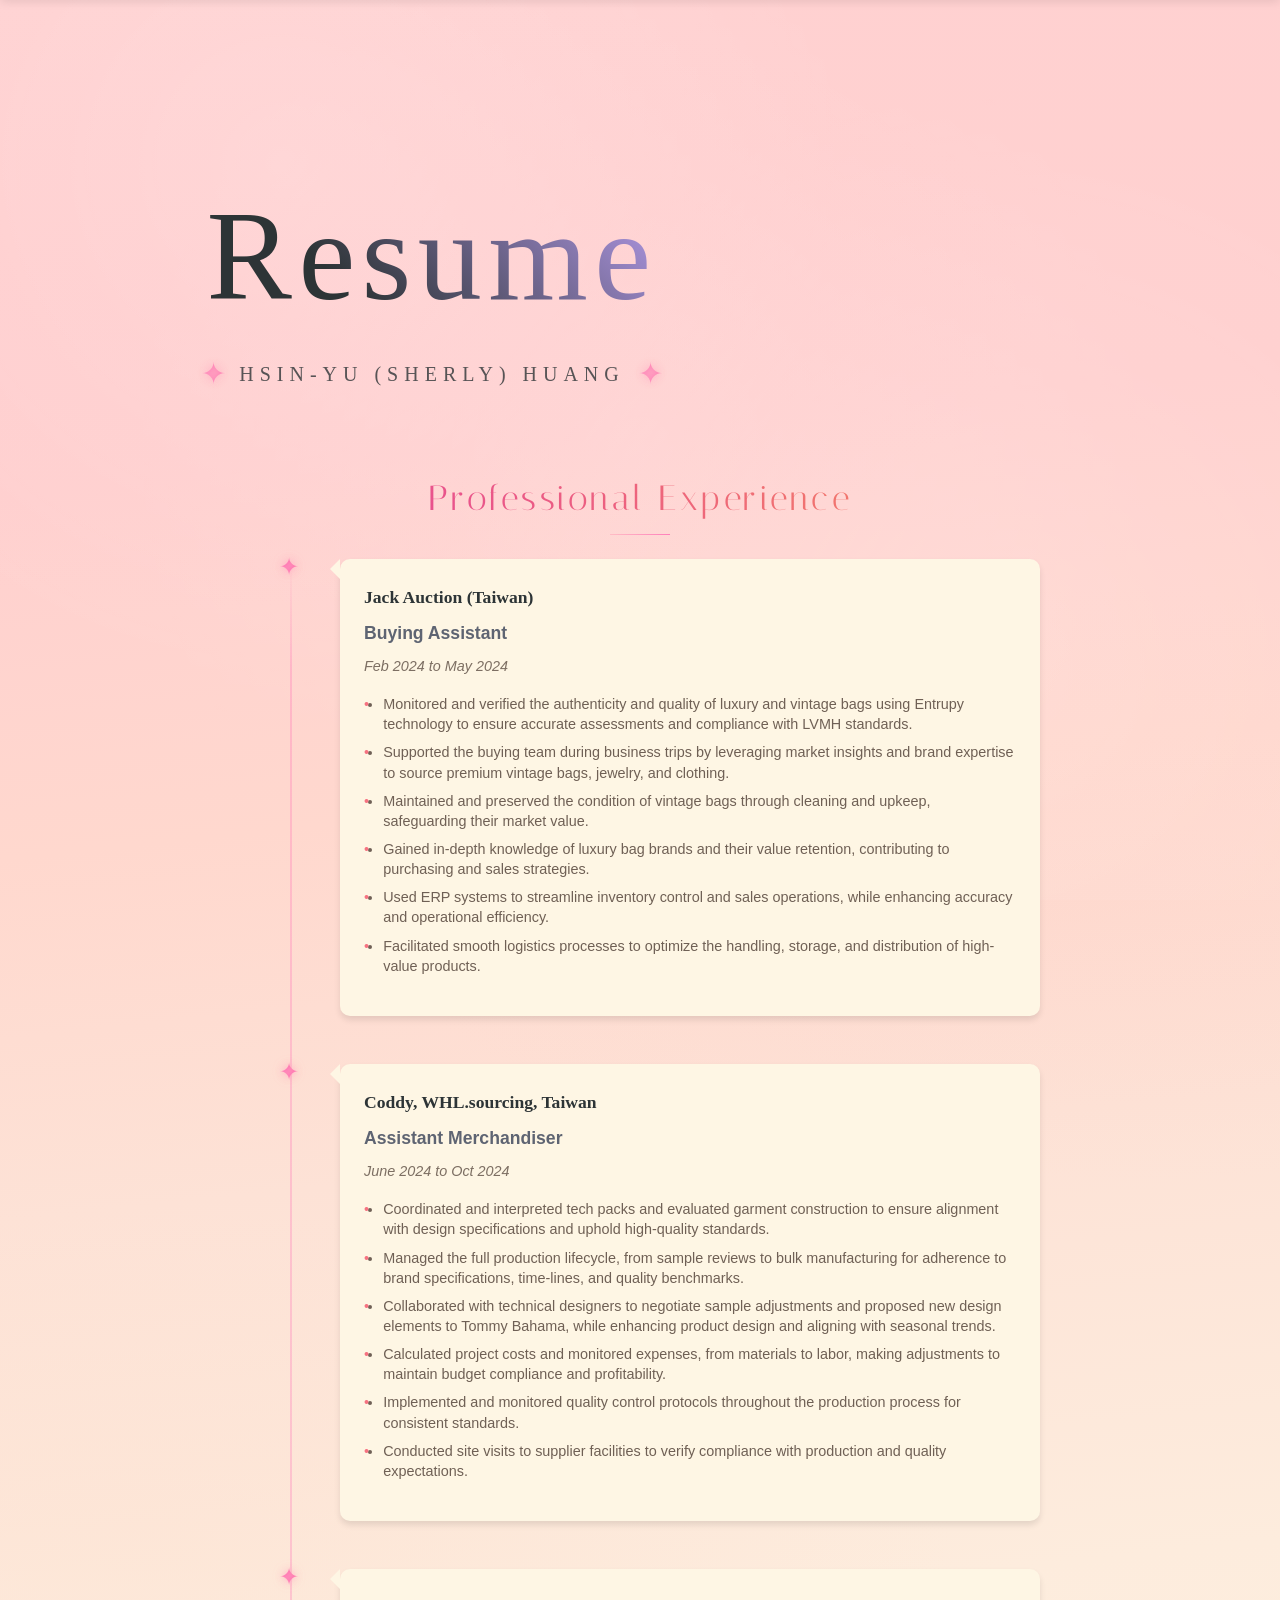
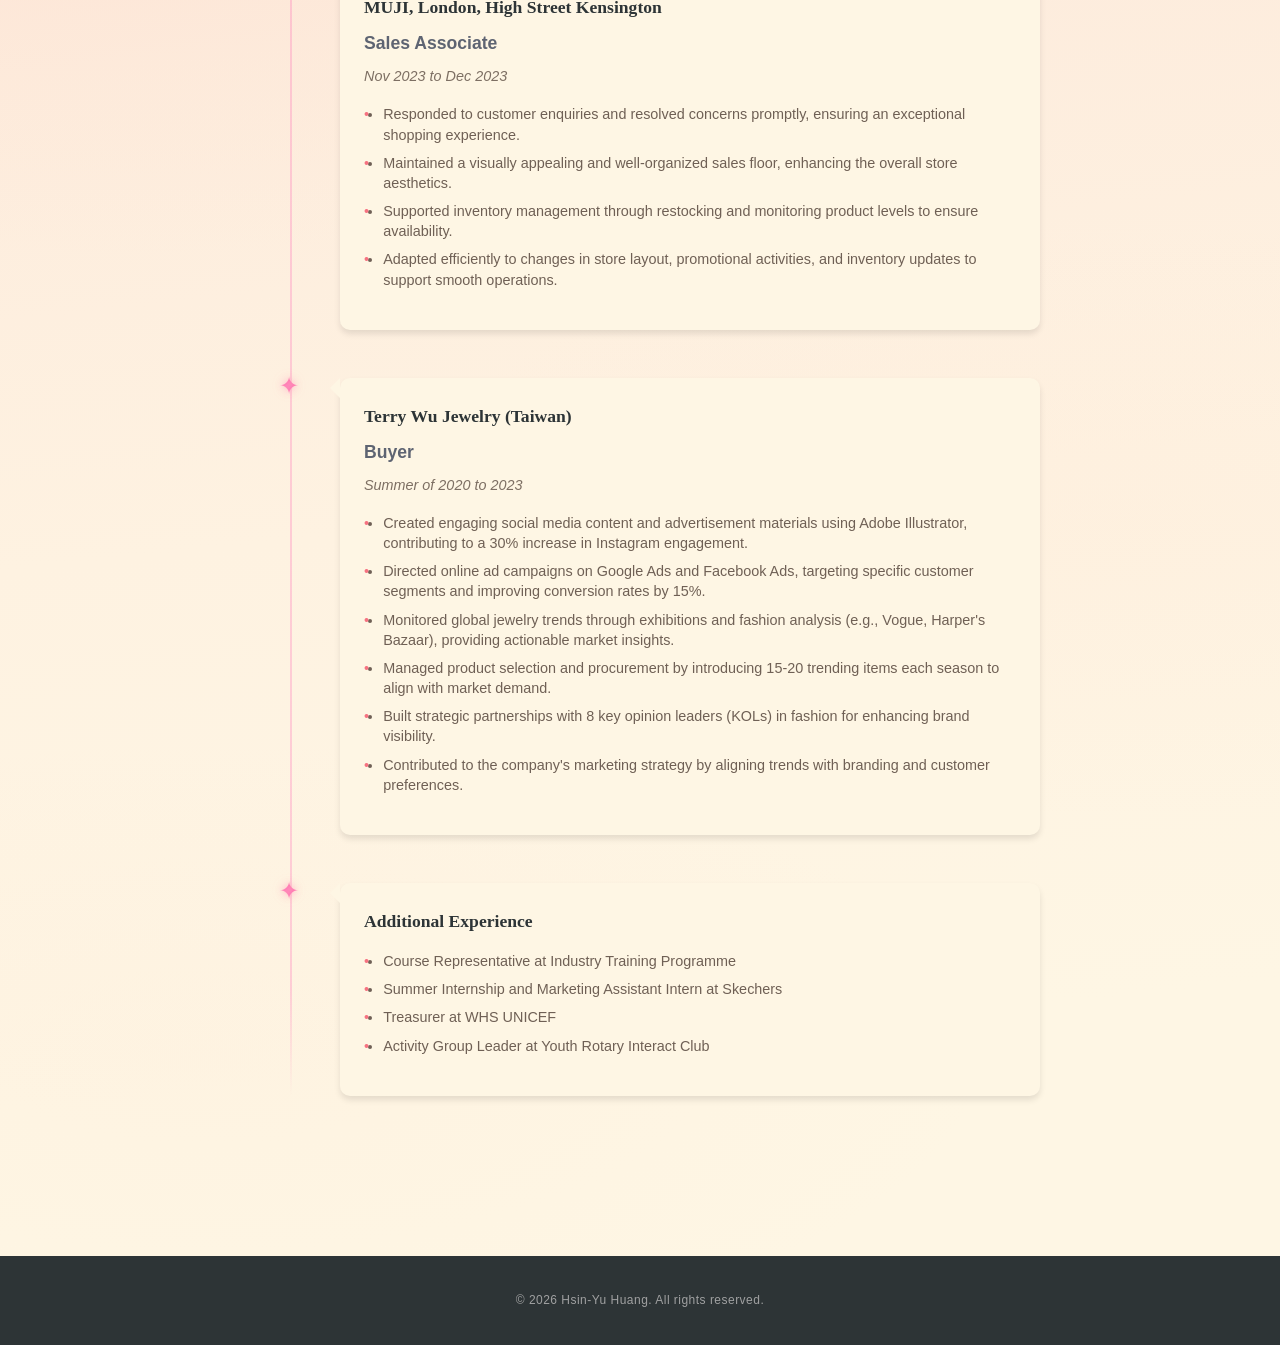
<file: resume.html>
<!DOCTYPE html>
<html lang="en">
<head>
    <meta charset="UTF-8">
    <meta name="viewport" content="width=device-width, initial-scale=1.0">
    <title>Resume — Sherly</title>
    <link rel="stylesheet" href="styles.css">
    <link rel="stylesheet" href="https://cdnjs.cloudflare.com/ajax/libs/font-awesome/6.0.0/css/all.min.css">
</head>
<body>
    <nav class="navbar">
        <div class="nav-content">
            <div class="logo">Portfolio.</div>
            <ul class="nav-links">
                <li>
                    <a href="index.html#home" class="nav-link">
                        Home
                        <span class="link-lines">
                            <span class="line line1"></span>
                            <span class="line line2"></span>
                        </span>
                    </a>
                </li>
                <li>
                    <a href="index.html#about" class="nav-link">
                        About
                        <span class="link-lines">
                            <span class="line line1"></span>
                            <span class="line line2"></span>
                        </span>
                    </a>
                </li>
                <li>
                    <a href="index.html#projects" class="nav-link">
                        Projects
                        <span class="link-lines">
                            <span class="line line1"></span>
                            <span class="line line2"></span>
                        </span>
                    </a>
                </li>
                <li>
                    <a href="resume.html" class="nav-link nav-link--current">
                        Resume
                        <span class="link-lines">
                            <span class="line line1"></span>
                            <span class="line line2"></span>
                        </span>
                    </a>
                </li>
                <li>
                    <a href="index.html#contact" class="nav-link">
                        Contact
                        <span class="link-lines">
                            <span class="line line1"></span>
                            <span class="line line2"></span>
                        </span>
                    </a>
                </li>
            </ul>
        </div>
    </nav>

    <section class="resume-hero">
        <div class="hero-content">
            <h1 class="resume-h1">Resume</h1>
            <p class="hero-role">Hsin-Yu (Sherly) Huang</p>
        </div>
    </section>

    <section id="experience" class="experience">
        <h2>Professional Experience</h2>
        <div class="timeline">
            <div class="timeline-item">
                <div class="timeline-content">
                    <h3>Jack Auction (Taiwan)</h3>
                    <h4>Buying Assistant</h4>
                    <p class="timeline-date">Feb 2024 to May 2024</p>
                    <ul class="experience-details">
                        <li>Monitored and verified the authenticity and quality of luxury and vintage bags using Entrupy technology to ensure accurate assessments and compliance with LVMH standards.</li>
                        <li>Supported the buying team during business trips by leveraging market insights and brand expertise to source premium vintage bags, jewelry, and clothing.</li>
                        <li>Maintained and preserved the condition of vintage bags through cleaning and upkeep, safeguarding their market value.</li>
                        <li>Gained in-depth knowledge of luxury bag brands and their value retention, contributing to purchasing and sales strategies.</li>
                        <li>Used ERP systems to streamline inventory control and sales operations, while enhancing accuracy and operational efficiency.</li>
                        <li>Facilitated smooth logistics processes to optimize the handling, storage, and distribution of high-value products.</li>
                    </ul>
                </div>
            </div>

            <div class="timeline-item">
                <div class="timeline-content">
                    <h3>Coddy, WHL.sourcing, Taiwan</h3>
                    <h4>Assistant Merchandiser</h4>
                    <p class="timeline-date">June 2024 to Oct 2024</p>
                    <ul class="experience-details">
                        <li>Coordinated and interpreted tech packs and evaluated garment construction to ensure alignment with design specifications and uphold high-quality standards.</li>
                        <li>Managed the full production lifecycle, from sample reviews to bulk manufacturing for adherence to brand specifications, time-lines, and quality benchmarks.</li>
                        <li>Collaborated with technical designers to negotiate sample adjustments and proposed new design elements to Tommy Bahama, while enhancing product design and aligning with seasonal trends.</li>
                        <li>Calculated project costs and monitored expenses, from materials to labor, making adjustments to maintain budget compliance and profitability.</li>
                        <li>Implemented and monitored quality control protocols throughout the production process for consistent standards.</li>
                        <li>Conducted site visits to supplier facilities to verify compliance with production and quality expectations.</li>
                    </ul>
                </div>
            </div>

            <div class="timeline-item">
                <div class="timeline-content">
                    <h3>MUJI, London, High Street Kensington</h3>
                    <h4>Sales Associate</h4>
                    <p class="timeline-date">Nov 2023 to Dec 2023</p>
                    <ul class="experience-details">
                        <li>Responded to customer enquiries and resolved concerns promptly, ensuring an exceptional shopping experience.</li>
                        <li>Maintained a visually appealing and well-organized sales floor, enhancing the overall store aesthetics.</li>
                        <li>Supported inventory management through restocking and monitoring product levels to ensure availability.</li>
                        <li>Adapted efficiently to changes in store layout, promotional activities, and inventory updates to support smooth operations.</li>
                    </ul>
                </div>
            </div>

            <div class="timeline-item">
                <div class="timeline-content">
                    <h3>Terry Wu Jewelry (Taiwan)</h3>
                    <h4>Buyer</h4>
                    <p class="timeline-date">Summer of 2020 to 2023</p>
                    <ul class="experience-details">
                        <li>Created engaging social media content and advertisement materials using Adobe Illustrator, contributing to a 30% increase in Instagram engagement.</li>
                        <li>Directed online ad campaigns on Google Ads and Facebook Ads, targeting specific customer segments and improving conversion rates by 15%.</li>
                        <li>Monitored global jewelry trends through exhibitions and fashion analysis (e.g., Vogue, Harper's Bazaar), providing actionable market insights.</li>
                        <li>Managed product selection and procurement by introducing 15-20 trending items each season to align with market demand.</li>
                        <li>Built strategic partnerships with 8 key opinion leaders (KOLs) in fashion for enhancing brand visibility.</li>
                        <li>Contributed to the company's marketing strategy by aligning trends with branding and customer preferences.</li>
                    </ul>
                </div>
            </div>


            <div class="timeline-item">
                <div class="timeline-content">
                    <h3>Additional Experience</h3>
                    <ul class="experience-details">
                        <li>Course Representative at Industry Training Programme</li>
                        <li>Summer Internship and Marketing Assistant Intern at Skechers</li>
                        <li>Treasurer at WHS UNICEF</li>
                        <li>Activity Group Leader at Youth Rotary Interact Club</li>
                    </ul>
                </div>
            </div>
        </div>
    </section>

    <footer>
        <p class="copyright">© 2026 Hsin-Yu Huang. All rights reserved.</p>
    </footer>

    <script src="script.js"></script>
    <script src="js/rail.js"></script>
</body>
</html>
</file>
<file: styles.css>
@import url('https://fonts.googleapis.com/css2?family=Italiana&family=Cormorant+Garamond:wght@300;400&display=swap');

/* Reset and base styles */
* {
    margin: 0;
    padding: 0;
    box-sizing: border-box;
}

:root {
    --color-primary: #f8b195;  /* 柔和的珊瑚色 */
    --color-secondary: #f67280; /* 粉紅色 */
    --color-accent: #c06c84;   /* 深玫瑰色 */
    --color-light: #fef6e4;    /* 米色背景 */
    --color-dark: #5e6472;     /* 柔和的深灰色 */
    --color-gray: #8d7b68;     /* 溫暖的灰褐色 */
    --font-main: 'Inter', -apple-system, BlinkMacSystemFont, 'Segoe UI', Roboto, sans-serif;
    --transition: all 0.3s ease;
}

body {
    overflow-x: hidden;
    font-family: var(--font-main);
    line-height: 1.6;
    color: var(--color-dark);
    /* ── 整頁背景：G 版　粉 → 蜜桃 → 米黃，完全不經過紫 ──
       之前的版本在中段讓粉紫撞上米黃，兩個色系混出濁灰，
       就是你覺得醜的那一帶。這版把紫整個拿掉，
       改走 粉 → 蜜桃 → 米黃，收在你原本的 #fef6e4。
       色暈維持 hero 的手法：大範圍、低透明度，把色帶邊界揉開。 */
    background-color: #fef6e4;
    background-image:
        radial-gradient(88vw 50vh at 20% 10%, rgba(255, 196, 201, 0.26), transparent 70%),
        radial-gradient(82vw 46vh at 86% 30%, rgba(255, 205, 195, 0.20), transparent 72%),
        radial-gradient(90vw 50vh at 10% 52%, rgba(255, 214, 196, 0.18), transparent 72%),
        radial-gradient(80vw 46vh at 88% 72%, rgba(255, 224, 205, 0.13), transparent 72%),
        radial-gradient(86vw 48vh at 16% 90%, rgba(255, 214, 196, 0.09), transparent 72%),
        /* 前 100vh 維持跟 hero 同濃度的粉，遮罩淡出時露出來的還是粉 */
        linear-gradient(174deg,
            #ffd1d1    0,
            #ffd0cf   55vh,
            #ffd8ce   95vh,     /* Scroll Down 大約在這裡，仍是粉 */
            #fde2d6  135vh,     /* 蜜桃 */
            #fdecdd  185vh,
            #fef2e1  240vh,
            #fef6e4  300vh,
            #fef6e4   100%);
    background-repeat: no-repeat;
    background-attachment: scroll;
}

/* Navigation */
.navbar {
    position: fixed;
    top: 0;
    width: 100%;
    background: transparent;
    backdrop-filter: blur(8px);
    -webkit-backdrop-filter: blur(8px);
    z-index: 1000;
    border-bottom: none;
    transition: all 0.3s ease;
}

.navbar.scrolled {
    background: linear-gradient(to right,
        rgba(255, 209, 209, 0.95),
        rgba(255, 211, 182, 0.95),
        rgba(255, 182, 185, 0.95)
    );
    box-shadow: 0 2px 20px rgba(0, 0, 0, 0.05);
}

.nav-content {
    max-width: 1200px;
    margin: 0 auto;
    padding: 1rem;
    display: flex;
    justify-content: space-between;
    align-items: center;
}

.logo {
    font-family: 'Playfair Display', serif;
    font-size: 2rem;
    font-weight: 700;
    color: #2d3436;
    text-decoration: none;
    transition: all 0.3s ease;
    background: linear-gradient(45deg, #2d3436, #a18cd1);
    -webkit-background-clip: text;
    background-clip: text;
    -webkit-text-fill-color: transparent;
    letter-spacing: 1px;
}

.logo:hover {
    transform: translateY(-2px);
    background: linear-gradient(45deg, #2d3436, #fbc2eb);
    -webkit-background-clip: text;
    background-clip: text;
}

.nav-links {
    display: flex;
    gap: 2rem;  
    list-style: none;
}

.nav-link {
    position: relative;
    text-decoration: none;
    color: #2d3436;
    padding: 0.3rem 0;
    transition: all 0.3s ease;
    font-family: 'Cormorant Garamond', serif;
    font-weight: 400;
    font-size: 1rem;  
    letter-spacing: 0.15em;
    text-transform: uppercase;
}

.nav-link::before,
.nav-link::after {
    content: '✧';
    position: absolute;
    font-size: 0.7em;
    opacity: 0;
    transition: all 0.3s ease;
    color: #ff69b4;
    top: 50%;
    transform: translateY(-50%);
}

.nav-link::before {
    left: -1.2em;
    transform: translate(5px, -50%);
}

.nav-link::after {
    right: -1.2em;
    transform: translate(-5px, -50%);
}

.nav-link:hover {
    transform: translateY(-2px);
    color: #ff69b4;
}

.nav-link:hover::before {
    opacity: 1;
    transform: translate(0, -50%);
}

.nav-link:hover::after {
    opacity: 1;
    transform: translate(0, -50%);
}

.nav-link .link-lines {
    position: absolute;
    left: 0;
    bottom: -2px;
    width: 100%;
    height: 8px;
    overflow: hidden;
}

.nav-link .line {
    position: absolute;
    left: 0;
    height: 1px;
    width: 100%;
    background: linear-gradient(to right, #ffb6c1, #ff69b4);
    transition: all 0.4s ease;
}

.nav-link .line1 {
    bottom: 4px;
    transform-origin: left;
    transform: scaleX(0.7) translateX(-100%);
}

.nav-link .line2 {
    bottom: 1px;
    transform-origin: right;
    transform: scaleX(0.5) translateX(100%);
}

.nav-link:hover .line1 {
    animation: navSlideLine1 1s infinite;
}

.nav-link:hover .line2 {
    animation: navSlideLine2 1s infinite;
}

@keyframes navSlideLine1 {
    0% {
        transform: scaleX(0.7) translateX(-100%);
    }
    50% {
        transform: scaleX(0.8) translateX(0);
    }
    100% {
        transform: scaleX(0.7) translateX(100%);
    }
}

@keyframes navSlideLine2 {
    0% {
        transform: scaleX(0.5) translateX(100%);
    }
    50% {
        transform: scaleX(0.6) translateX(0);
    }
    100% {
        transform: scaleX(0.5) translateX(-100%);
    }
}

/* Hero Section */
.hero {
    min-height: 100vh;
    background: linear-gradient(
        135deg,
        #ffd1d1 0%,
        #ffd3b6 20%,
        #ffb6b9 40%,
        #fbc2eb 60%,
        #a6c1ee 80%,
        #ffd1d1 100%
    );
    background-size: 400% 400%;
    animation: gradientFlow 15s ease infinite;
    /* 底部溶掉，讓 hero 融進下面那條漸層。這行就是接縫消失的關鍵。 */
    -webkit-mask-image: linear-gradient(180deg, #000 62%, rgba(0,0,0,.5) 84%, transparent 100%);
            mask-image: linear-gradient(180deg, #000 62%, rgba(0,0,0,.5) 84%, transparent 100%);
    display: flex;
    align-items: center;
    justify-content: center;
    text-align: center;
    padding: 6rem 2rem 2rem;
    position: relative;
    overflow: hidden;
}

@keyframes gradientFlow {
    0% {
        background-position: 0% 50%;
    }
    50% {
        background-position: 100% 50%;
    }
    100% {
        background-position: 0% 50%;
    }
}

.hero::before {
    content: '';
    position: absolute;
    top: 0;
    left: 0;
    right: 0;
    bottom: 0;
    background: 
        radial-gradient(circle at 20% 20%, rgba(255, 255, 255, 0.3) 0%, transparent 25%),
        radial-gradient(circle at 80% 80%, rgba(255, 255, 255, 0.3) 0%, transparent 25%),
        radial-gradient(circle at 50% 50%, rgba(255, 255, 255, 0.2) 0%, transparent 50%),
        linear-gradient(45deg, rgba(255, 255, 255, 0.1) 0%, transparent 100%);
    mix-blend-mode: overlay;
    animation: glowPulse 8s ease-in-out infinite;
    pointer-events: none;
}

@keyframes glowPulse {
    0%, 100% {
        opacity: 0.5;
    }
    50% {
        opacity: 0.8;
    }
}

.hero::after {
    content: '';
    position: absolute;
    top: -50%;
    left: -50%;
    right: -50%;
    bottom: -50%;
    background: 
        radial-gradient(circle at center, transparent 0%, rgba(255, 255, 255, 0.1) 25%, transparent 50%),
        radial-gradient(circle at 30% 70%, transparent 0%, rgba(255, 255, 255, 0.1) 25%, transparent 50%),
        radial-gradient(circle at 70% 30%, transparent 0%, rgba(255, 255, 255, 0.1) 25%, transparent 50%);
    animation: shimmerRotate 20s linear infinite;
    pointer-events: none;
}

@keyframes shimmerRotate {
    0% {
        transform: rotate(0deg);
    }
    100% {
        transform: rotate(360deg);
    }
}

.sparkle {
    position: absolute;
    background: white;
    border-radius: 50%;
    animation: twinkle var(--duration, 1s) ease-in-out var(--delay, 0s) infinite;
    pointer-events: none;
}

@keyframes twinkle {
    0%, 100% {
        transform: scale(0) rotate(0deg);
        opacity: 0;
    }
    50% {
        transform: scale(1) rotate(180deg);
        opacity: 0.8;
    }
}

.hero-content {
    position: relative;
    z-index: 1;
    max-width: 800px;
    animation: fadeInUp 1s ease-out;
}

.hero-content h1 {
    font-family: 'Italiana', serif;
    font-size: clamp(4rem, 15vw, 8rem);
    font-weight: 400;
    margin-bottom: 1rem;
    line-height: 1;
    letter-spacing: 0.05em;
    background: linear-gradient(45deg, 
        #2d3436 20%, 
        #a18cd1 40%, 
        #fbc2eb 60%,
        #2d3436 80%
    );
    background-size: 200% auto;
    -webkit-background-clip: text;
    background-clip: text;
    -webkit-text-fill-color: transparent;
    animation: shimmerText 6s linear infinite;
}

.hero-subtitle {
    font-family: 'Cormorant Garamond', serif;
    font-size: clamp(1.3rem, 4vw, 2.2rem);
    font-weight: 300;
    font-style: italic;
    letter-spacing: 0.1em;
    margin: 2rem 0 3rem;
    color: #2d3436;
    opacity: 0.85;
    position: relative;
    padding: 0 2rem;
    line-height: 1.6;
}

.hero-subtitle::before,
.hero-subtitle::after {
    content: '✦';
    position: absolute;
    top: 50%;
    transform: translateY(-50%);
    background: linear-gradient(45deg, 
        #ffb6c1,  /* 淺粉紅 */
        #ff69b4,  /* 亮粉紅 */
        #ff8fab   /* 桃粉色 */
    );
    -webkit-background-clip: text;
    background-clip: text;
    -webkit-text-fill-color: transparent;
    font-size: 1.4em;
    animation: starTwinkle 2s ease-in-out infinite;
    text-shadow: 
        0 0 5px rgba(255, 182, 193, 0.5),   /* 淺粉紅光暈 */
        0 0 10px rgba(255, 105, 180, 0.3),   /* 亮粉紅光暈 */
        0 0 15px rgba(255, 143, 171, 0.2);   /* 桃粉色光暈 */
}

@keyframes starTwinkle {
    0%, 100% {
        opacity: 0.3;
        transform: translateY(-50%) scale(0.8);
        filter: blur(0px);
    }
    50% {
        opacity: 1;
        transform: translateY(-50%) scale(1.1);
        filter: blur(1px);
    }
}

.hero-subtitle::before {
    left: 0;
}

.hero-subtitle::after {
    right: 0;
}

@keyframes shimmerText {
    0% {
        background-position: 200% center;
    }
    100% {
        background-position: -200% center;
    }
}

@keyframes fadeInUp {
    from {
        opacity: 0;
        transform: translateY(20px);
    }
    to {
        opacity: 1;
        transform: translateY(0);
    }
}

/* Skills Section */
.skills {
    padding: 5rem 2rem;
    background: transparent;
    position: relative;
}

.skills-container {
    max-width: 1200px;
    margin: 0 auto;
}

.skill-category {
    margin-bottom: 3rem;
}

.skill-category h3 {
    color: var(--color-primary);
    margin-bottom: 2rem;
    font-size: 1.5rem;
    text-align: center;
    position: relative;
}

.skill-category h3::after {
    content: '';
    position: absolute;
    bottom: -10px;
    left: 50%;
    transform: translateX(-50%);
    width: 50px;
    height: 3px;
    background: linear-gradient(to right, var(--color-secondary), var(--color-accent));
    border-radius: 2px;
}

.skill-grid {
    display: grid;
    grid-template-columns: repeat(auto-fit, minmax(200px, 1fr));
    gap: 2rem;
    padding: 0 1rem;
}

.skill-item {
    background: white;
    padding: 1.5rem;
    border-radius: 10px;
    box-shadow: 0 4px 6px rgba(0, 0, 0, 0.1);
    display: flex;
    align-items: center;
    gap: 1rem;
    transition: transform 0.3s ease;
}

.skill-item:hover {
    transform: translateY(-5px);
    box-shadow: 0 6px 12px rgba(0, 0, 0, 0.15);
}

.skill-icon {
    width: 40px;
    height: 40px;
    display: flex;
    align-items: center;
    justify-content: center;
    background: var(--color-secondary);
    color: white;
    border-radius: 8px;
    font-size: 1.2rem;
}

.skill-name {
    font-size: 1rem;
    color: var(--color-dark);
    font-weight: 500;
}

@media (max-width: 768px) {
    .skill-grid {
        grid-template-columns: repeat(auto-fit, minmax(150px, 1fr));
        gap: 1rem;
    }

    .skill-item {
        padding: 1rem;
    }
}

/* Projects Section */
.projects {
    padding: 5rem 2rem;
    background: transparent;
    position: relative;
}

.projects::before {
    content: '';
    position: absolute;
    top: 0;
    left: 0;
    right: 0;
    height: 0;                      /* 原本是 3px 的實線，就是你看到的格線 */
    background: none;
}

.project-grid {
    max-width: 1200px;
    margin: 0 auto;
    display: grid;
    gap: 3rem;
}

.project-card {
    background: white;
    border-radius: 15px;
    overflow: hidden;
    box-shadow: 0 10px 30px rgba(0, 0, 0, 0.1);
    transition: transform 0.3s ease;
    display: grid;
    grid-template-columns: 1fr 1fr;
    gap: 2rem;
    padding: 2rem;
    align-items: center;
}

.project-card:last-child {
    grid-template-areas: "content image";
}

.project-card:last-child .project-content {
    grid-area: content;
}

.project-card:last-child .project-image {
    grid-area: image;
}

.project-image {
    display: flex;
    justify-content: center;
    align-items: center;
    overflow: hidden;
    border-radius: 10px;
    max-width: 1400px;
    margin: 0 auto;
}

.project-image img {
    width: 100%;
    height: auto;
    object-fit: cover;
    display: block;
    will-change: transform;
    transform: translateZ(0);
    backface-visibility: hidden;
    -webkit-font-smoothing: subpixel-antialiased;
    transition: transform 0.3s ease;
}

.project-video {
    width: auto;
    height: auto;
    max-width: 60%;  
    border-radius: 10px;
    box-shadow: 0 10px 30px rgba(0, 0, 0, 0.1);
    display: block;
    margin: 0 auto;
}

.project-image {
    display: flex;
    justify-content: center;
    align-items: center;
    padding: 2rem;
}

@media (max-width: 768px) {
    .project-video {
        max-width: 80%;  
    }
}

.project-card:hover {
    transform: translateY(-10px);
}

.project-image:hover img {
    transform: scale(1.05);
}

.project-content {
    padding: 2rem;
}

.project-title {
    font-family: 'Italiana', serif;
    font-size: 1.8rem;
    margin-bottom: 1rem;
    color: var(--color-primary);
    letter-spacing: 0.05em;
    font-weight: 400;
    position: relative;
    display: inline-block;
}

.project-title::after {
    content: '';
    position: absolute;
    bottom: -5px;
    left: 0;
    width: 100%;
    height: 1px;
    background: linear-gradient(to right,
        rgba(255, 105, 180, 0.3),
        rgba(255, 182, 193, 0.3)
    );
}

.project-description {
    font-size: 1.1rem;
    line-height: 1.8;
    color: var(--color-gray);
    margin-bottom: 1.5rem;
}

.project-links {
    margin-top: 2rem;
    display: flex;
    gap: 1.5rem;
}

.project-link.link-special {
    margin-top: 1.5rem;
    font-family: 'Cormorant Garamond', serif;
    font-size: 1.1rem;
}

.project-link {
    text-decoration: none;
}

.project-link i {
    transition: transform 0.3s ease;
}

.project-link:hover i {
    transform: translateX(5px);
}

@media (max-width: 968px) {
    .project-card,
    .project-card:last-child {
        grid-template-columns: 1fr;
        grid-template-areas: "image" "content";
    }

    .project-image {
        max-width: 1000px;
        margin-bottom: 1rem;
    }
}

@media (max-width: 480px) {
    .project-image {
        max-width: 800px;
    }
}

@media (max-width: 768px) {
    .project-video {
        max-height: 500px;
        object-fit: contain;
    }
}

.project-image-gallery {
    display: grid;
    grid-template-columns: 1fr;
    gap: 2rem;
    padding: 1rem;
    max-width: 450px;
    margin: 0 auto;
}

.project-image-gallery img {
    width: 100%;
    height: auto;
    border-radius: 10px;
    box-shadow: 0 10px 30px rgba(0, 0, 0, 0.1);
    transition: transform 0.3s ease;
}

.project-image-gallery img:hover {
    transform: scale(1.02);
}

@media (max-width: 768px) {
    .project-image-gallery {
        gap: 1.5rem;
    }
}

/* Experience Section */
.experience {
    padding: 5rem 2rem;
    background: transparent;
    position: relative;
}

.experience::before {
    content: '';
    position: absolute;
    top: 0;
    left: 0;
    right: 0;
    height: 0;                      /* 同上 */
    background: none;
}

.timeline {
    max-width: 800px;
    margin: 0 auto;
    position: relative;
}

.timeline::before {
    content: '';
    position: absolute;
    left: 50px;
    top: 0;
    width: 2px;
    height: 100%;
    background: linear-gradient(to bottom, 
        transparent,
        var(--color-secondary) 5%,
        var(--color-secondary) 95%,
        transparent
    );
}

.timeline-item {
    margin-bottom: 3rem;
    padding-left: 100px;
    position: relative;
}

.timeline-item::before {
    content: '';
    position: absolute;
    left: 44px;
    top: 0;
    width: 14px;
    height: 14px;
    border-radius: 50%;
    background-color: var(--color-secondary);
    border: 3px solid white;
    box-shadow: 0 0 0 3px rgba(246, 114, 128, 0.3);
    z-index: 1;
}

.timeline-content {
    background-color: var(--color-light);
    padding: 1.5rem;
    border-radius: 10px;
    box-shadow: 0 4px 6px rgba(0, 0, 0, 0.1);
    position: relative;
    transition: transform 0.3s ease;
}

.timeline-content:hover {
    transform: translateX(10px);
}

.timeline-content::before {
    content: '';
    position: absolute;
    left: -20px;
    top: 0;
    border-style: solid;
    border-width: 10px;
    border-color: transparent var(--color-light) transparent transparent;
}

.timeline-content h3 {
    color: var(--color-primary);
    margin-bottom: 0.5rem;
    font-size: 1.2rem;
}

.timeline-content h4 {
    color: var(--color-secondary);
    margin-bottom: 0.5rem;
    font-size: 1.1rem;
}

.timeline-date {
    color: var(--color-gray);
    font-size: 0.9rem;
    margin-bottom: 1rem;
    font-style: italic;
}

.experience-details {
    margin: 1rem 0;
    padding-left: 1.2rem;
}

.experience-details li {
    margin-bottom: 0.5rem;
    position: relative;
    line-height: 1.4;
}

.experience-details li::before {
    content: '•';
    color: var(--color-secondary);
    position: absolute;
    left: -1.2rem;
}

.tech-used {
    display: flex;
    flex-wrap: wrap;
    gap: 0.5rem;
    margin-top: 1rem;
}

.tech-used span {
    background-color: rgba(246, 114, 128, 0.1);
    color: var(--color-secondary);
    padding: 0.25rem 0.75rem;
    border-radius: 15px;
    font-size: 0.9rem;
    transition: all 0.3s ease;
}

.tech-used span:hover {
    background-color: var(--color-secondary);
    color: white;
}

/* About Section */
.about {
    padding: 5rem 2rem;
    background: transparent;
}

.about-content {
    display: grid;
    grid-template-columns: 1fr 2fr;
    gap: 4rem;
    align-items: center;
    max-width: 1200px;
    margin: 0 auto;
    padding: 2rem;
}

.profile-photo {
    position: relative;
    border-radius: 15px;
    overflow: hidden;
    box-shadow: 0 10px 30px rgba(0, 0, 0, 0.1);
    aspect-ratio: 3/4;
    width: 100%;
    max-width: 400px;
    margin: 0 auto;
}

.profile-photo img {
    width: 100%;
    height: 100%;
    object-fit: cover;
    object-position: center;
    transition: transform 0.3s ease;
}

.profile-photo:hover img {
    transform: scale(1.02);
}

.about-text h2 {
    font-size: clamp(1.9rem, 4.5vw, 2.5rem);
    color: var(--color-primary);
    margin-bottom: 2rem;
    position: relative;
}

.about-text h2::after {
    content: '';
    position: absolute;
    bottom: -10px;
    left: 0;
    width: 60px;
    height: 4px;
    background: var(--color-secondary);
    border-radius: 2px;
}

.about-description {
    font-size: 1.1rem;
    line-height: 1.8;
    color: var(--color-gray);
    margin-bottom: 1.5rem;
}

.about-description:last-child {
    margin-bottom: 0;
}

/* 968px 以下先把比例拉平，不然照片欄只剩 1/3 寬、文字擠成一長條 */
@media (max-width: 968px) {
    .about-content {
        grid-template-columns: 1fr 1.6fr;
        gap: 2.5rem;
    }
}

@media (max-width: 768px) {
    .about-content {
        grid-template-columns: 1fr;
        gap: 2rem;
        text-align: center;
    }

    .profile-photo {
        max-width: 300px;
        margin-bottom: 2rem;
    }
}

/* Education Section */
.education {
    padding: 5rem 2rem;
    background-color: white;
}

.education-grid {
    display: grid;
    grid-template-columns: repeat(auto-fit, minmax(300px, 1fr));
    gap: 2rem;
    max-width: 1200px;
    margin: 0 auto;
}

.education-card {
    background-color: var(--color-light);
    padding: 2rem;
    border-radius: 10px;
    box-shadow: 0 2px 10px rgba(0, 0, 0, 0.1);
}

.education-card h3 {
    margin-bottom: 1.5rem;
    color: var(--color-primary);
    font-size: 1.2rem;
}

.education-item {
    display: flex;
    justify-content: space-between;
    align-items: center;
    margin-bottom: 1rem;
}

.education-name {
    font-weight: 500;
}

.education-date {
    color: var(--color-gray);
}

/* Contact section */
.contact {
    padding: 6rem 2rem;
    background: transparent;
    position: relative;
}

.contact h2 {
    font-size: clamp(1.9rem, 4.5vw, 2.5rem);
    color: var(--color-primary);
    margin-bottom: 1rem;
    text-align: center;
    position: relative;
    display: inline-block;
    left: 50%;
    transform: translateX(-50%);
}

.contact h2::after {
    content: '';
    position: absolute;
    bottom: -15px;  /* 調整底線位置 */
    left: 0;
    width: 100%;
    height: 4px;
    background: linear-gradient(to right, var(--color-secondary), var(--color-accent));
    border-radius: 2px;
}

.contact-subtitle {
    text-align: center;
    color: var(--color-gray);
    font-size: 1.2rem;
    margin-bottom: 3rem;
}

.contact-content {
    max-width: 800px;
    margin: 2.5rem auto 0;  /* 減少上方間距 */
    padding: 2rem;
}

.contact-info {
    display: flex;
    flex-direction: column;
    gap: 1.5rem;
}

.contact-item {
    display: flex;
    align-items: center;
    padding: 1.5rem;
    background: white;
    border-radius: 12px;
    box-shadow: 0 4px 6px rgba(0, 0, 0, 0.1);
    transition: all 0.3s ease;
}

.contact-item:hover {
    transform: translateY(-5px);
    box-shadow: 0 8px 15px rgba(0, 0, 0, 0.15);
}

.contact-item i {
    font-size: 2rem;
    color: var(--color-secondary);
    width: 60px;
    text-align: center;
}

.contact-item .contact-link {
    position: relative;
    text-decoration: none;
    color: #ff69b4;  /* 改為桃色 */
    transition: all 0.3s ease;
    padding: 0.2em 0.4em;
}

.contact-item .contact-link::before,
.contact-item .contact-link::after {
    content: '✧';
    position: absolute;
    font-size: 0.8em;
    opacity: 0;
    transition: all 0.3s ease;
    color: #ff69b4;
    top: 50%;
    transform: translateY(-50%);
}

.contact-item .contact-link::before {
    left: -1.2em;
    transform: translate(5px, -50%);
}

.contact-item .contact-link::after {
    right: -1.2em;
    transform: translate(-5px, -50%);
}

.contact-item .contact-link:hover {
    transform: translateY(-2px);
    color: #ff1493;  /* 懸浮時顏色更深 */
}

.contact-item .contact-link:hover::before {
    opacity: 1;
    transform: translate(0, -50%);
}

.contact-item .contact-link:hover::after {
    opacity: 1;
    transform: translate(0, -50%);
}

.contact-item .contact-link .link-lines {
    position: absolute;
    left: 0;
    bottom: -2px;
    width: 100%;
    height: 8px;
    overflow: hidden;
}

.contact-item .contact-link .line {
    position: absolute;
    left: 0;
    height: 1px;
    width: 100%;
    background: linear-gradient(to right, #ffb6c1, #ff69b4);
    transition: all 0.4s ease;
}

.contact-item .contact-link .line1 {
    bottom: 4px;
    transform-origin: left;
    transform: scaleX(0.7) translateX(-100%);
}

.contact-item .contact-link .line2 {
    bottom: 1px;
    transform-origin: right;
    transform: scaleX(0.5) translateX(100%);
}

.contact-item .contact-link:hover .line1 {
    animation: contactSlideLine1 1s infinite;
}

.contact-item .contact-link:hover .line2 {
    animation: contactSlideLine2 1s infinite;
}

@keyframes contactSlideLine1 {
    0% {
        transform: scaleX(0.7) translateX(-100%);
    }
    50% {
        transform: scaleX(0.8) translateX(0);
    }
    100% {
        transform: scaleX(0.7) translateX(100%);
    }
}

@keyframes contactSlideLine2 {
    0% {
        transform: scaleX(0.5) translateX(100%);
    }
    50% {
        transform: scaleX(0.6) translateX(0);
    }
    100% {
        transform: scaleX(0.5) translateX(-100%);
    }
}

.contact-link {
    color: var(--color-dark);
    text-decoration: none;
    font-size: 1.2rem;
    font-weight: 500;
    transition: color 0.3s ease;
}

.contact-link:hover {
    color: var(--color-secondary);
}

/* Footer */
footer {
    padding: 2.5rem;
    background-color: #2d3436;
    color: white;
    text-align: center;
}

.social-links {
    display: flex;
    justify-content: center;
    gap: 2rem;
    margin-bottom: 1.5rem;
}

.social-link {
    display: flex;
    align-items: center;
    gap: 0.5rem;
    color: white;
    text-decoration: none;
    padding: 0.8rem 1.5rem;
    border-radius: 25px;
    background: rgba(255, 255, 255, 0.1);
    transition: all 0.3s ease;
}

.social-link i {
    font-size: 1.5rem;
}

.social-text {
    font-size: 1rem;
    font-weight: 500;
}

.social-link:hover {
    background: white;
    color: var(--color-secondary);
    transform: translateY(-3px);
}

@media (max-width: 768px) {
    .contact h2 {
        font-size: 2rem;
    }

    .contact-subtitle {
        font-size: 1.1rem;
    }

    .contact-item {
        padding: 1.2rem;
    }

    .contact-item i {
        font-size: 1.8rem;
        width: 50px;
    }

    .contact-link {
        font-size: 1.1rem;
    }
}

/* Common styles */
section {
    padding-top: 80px;
}

section h2 {
    text-align: center;
    font-family: 'Italiana', serif;
    font-size: clamp(1.6rem, 3.6vw, 2.2rem);
    margin-bottom: 2rem;
    color: #2d3436;
    position: relative;
    letter-spacing: 0.1em;
    font-weight: 400;
}

section h2::after {
    content: '';
    position: absolute;
    bottom: -8px;  /* 調整底線位置 */
    left: 50%;
    transform: translateX(-50%);
    width: 60px;
    height: 1px;
    background: linear-gradient(to right,
        rgba(255, 182, 193, 0.8),
        rgba(255, 105, 180, 0.8)
    );
}

section h2::before {
    content: '✦';
    position: absolute;
    top: -20px;
    left: 50%;
    transform: translateX(-50%);
    font-size: 1rem;
    color: #ff69b4;
    opacity: 0.6;
}

.contact h2 {
    font-size: clamp(1.6rem, 3.6vw, 2.2rem);
    margin-bottom: 1rem;
    display: inline-block;
    left: 50%;
    transform: translateX(-50%);
}

.contact h2::after {
    height: 1px;
    background: linear-gradient(to right,
        rgba(255, 182, 193, 0.8),
        rgba(255, 105, 180, 0.8)
    );
}

.cta-button {
    display: inline-block;
    padding: 1rem 2rem;
    background-color: var(--color-accent);
    color: white;
    text-decoration: none;
    border-radius: 5px;
    border: none;
    font-size: 1rem;
    cursor: pointer;
    transition: background-color 0.3s ease;
}

.cta-button:hover {
    background-color: #0873c4;
}

/* Responsive design */
@media (max-width: 768px) {
    .nav-links {
        display: none;
    }
    
    .hero-content h1 {
        font-size: 2.5rem;
    }
    
    .hero-content p {
        font-size: 1.2rem;
    }
    
    .skills-grid,
    .project-grid {
        grid-template-columns: 1fr;
    }
    
    .timeline::before {
        left: 30px;
    }
    
    .timeline-item {
        padding-left: 60px;
    }
    
    .timeline-item::before {
        left: 24px;
    }
}

/* Scroll Button */
.scroll-btn {
    display: inline-flex;
    flex-direction: column;
    align-items: center;
    gap: 0.8rem;
    font-family: 'Cormorant Garamond', serif;
    font-size: 1.1rem;
    color: #2d3436;
    text-decoration: none;
    padding: 1rem;
    transition: all 0.4s ease;
    position: relative;
    letter-spacing: 0.2em;
    text-transform: uppercase;
    font-weight: 300;
    margin-top: 2rem;
}

.scroll-arrow {
    display: flex;
    flex-direction: column;
    align-items: center;
    position: relative;
    animation: floatArrow 2s ease-in-out infinite;
}

.arrow-line {
    font-size: 1.6em;
    line-height: 1;
    background: linear-gradient(
        45deg,
        #ffb6c1,
        #ff69b4,
        #ff8fab
    );
    -webkit-background-clip: text;
    background-clip: text;
    -webkit-text-fill-color: transparent;
    margin-bottom: -5px;
}

.arrow-head {
    font-size: 0.8em;
    line-height: 1;
    background: linear-gradient(
        45deg,
        #ffb6c1,
        #ff69b4,
        #ff8fab
    );
    -webkit-background-clip: text;
    background-clip: text;
    -webkit-text-fill-color: transparent;
}

.scroll-arrow::after {
    content: '';
    position: absolute;
    top: 0;
    left: 50%;
    transform: translateX(-50%);
    width: 100%;
    height: 100%;
    background: linear-gradient(
        45deg,
        rgba(255, 182, 193, 0.2),
        rgba(255, 105, 180, 0.2),
        rgba(255, 143, 171, 0.2)
    );
    filter: blur(4px);
    z-index: -1;
}

@keyframes floatArrow {
    0%, 100% {
        transform: translateY(0);
    }
    50% {
        transform: translateY(10px);
    }
}

.scroll-btn:hover .scroll-arrow {
    animation-duration: 1s;
}

/* Special Link Styles */
.link-special {
    position: relative;
    display: inline-block;
    padding: 0.2em 0.4em;
    font-size: 1.1rem;
    font-weight: 500;
    letter-spacing: 0.05em;
    color: #ff69b4 !important;
    transition: all 0.3s ease;
}

.link-lines {
    position: absolute;
    left: 0;
    bottom: -2px;
    width: 100%;
    height: 8px;
    overflow: hidden;
}

.line {
    position: absolute;
    left: 0;
    height: 2px;
    width: 100%;
    background: linear-gradient(to right, #ffb6c1, #ff69b4);
    transition: all 0.4s ease;
}

.line1 {
    bottom: 4px;
    transform-origin: left;
    transform: scaleX(0.7) translateX(-100%);
}

.line2 {
    bottom: 0;
    transform-origin: right;
    transform: scaleX(0.5) translateX(100%);
}

.link-special:hover {
    transform: translateY(-2px);
    color: #ff1493 !important;
}

.link-special:hover .line1 {
    animation: slideLine1 1s infinite;
}

.link-special:hover .line2 {
    animation: slideLine2 1s infinite;
}

@keyframes slideLine1 {
    0% {
        transform: scaleX(0.7) translateX(-100%);
    }
    50% {
        transform: scaleX(0.8) translateX(0);
    }
    100% {
        transform: scaleX(0.7) translateX(100%);
    }
}

@keyframes slideLine2 {
    0% {
        transform: scaleX(0.5) translateX(100%);
    }
    50% {
        transform: scaleX(0.6) translateX(0);
    }
    100% {
        transform: scaleX(0.5) translateX(-100%);
    }
}

/* Add cute star effect */
.link-special::before,
.link-special::after {
    content: '✧';
    position: absolute;
    font-size: 0.8em;
    opacity: 0;
    transition: all 0.3s ease;
    color: #ffb6c1;
}

.link-special::before {
    left: -1em;
    transform: translateX(5px);
}

.link-special::after {
    right: -1em;
    transform: translateX(-5px);
}

.link-special:hover::before {
    opacity: 1;
    transform: translateX(0);
}

.link-special:hover::after {
    opacity: 1;
    transform: translateX(0);
}

/* See More 按鈕樣式 */
.see-more-container {
    text-align: right;
    margin-top: 3rem;
    padding-right: 4rem;
    max-width: 1200px;
    margin-left: auto;
    margin-right: auto;
}

.see-more-link {
    display: inline-flex;
    align-items: center;
    gap: 0.8rem;
    font-family: 'Cormorant Garamond', serif;
    font-size: 1.2rem;
    color: #ff69b4;  /* 改為桃色 */
    text-decoration: none;
    padding: 0.5rem 1rem;
    transition: all 0.3s ease;
    position: relative;
}

.see-more-link i {
    transition: transform 0.3s ease;
    font-size: 0.9em;
}

.see-more-link:hover {
    color: #ff1493;
}

.see-more-link:hover i {
    transform: translateX(5px);
}

.see-more-link::after {
    content: '';
    position: absolute;
    bottom: 0;
    left: 0;
    width: 100%;
    height: 1px;
    background: linear-gradient(to right,
        rgba(255, 105, 180, 0.3),
        rgba(255, 182, 193, 0.3)
    );
    transform: scaleX(0);
    transform-origin: right;
    transition: transform 0.3s ease;
}

.see-more-link:hover::after {
    transform: scaleX(1);
    transform-origin: left;
}

/* ============================================================
   新增區塊：hero role line / about lead / project meta+tags/badge
   / More Work peek rail。全部沿用你原本的色票與字體。
   ============================================================ */

/* ---- HERO：新增的職稱那一行 ---- */
.hero-role {
    font-family: 'Cormorant Garamond', serif;
    font-size: clamp(0.95rem, 2vw, 1.25rem);
    letter-spacing: 0.28em;
    text-transform: uppercase;
    color: #2d3436;
    margin-top: 0.6rem;
    opacity: 0.85;
}

/* ---- ABOUT：開頭那句 ---- */
.about-lead {
    font-family: 'Italiana', serif;
    font-size: clamp(1.5rem, 3vw, 2rem);
    color: #2d3436;
    margin-bottom: 1.4rem;
    line-height: 1.25;
}

/* ---- 專案：獎項 badge ---- */
.project-badge {
    display: inline-block;
    font-family: var(--font-main);
    font-size: 0.72rem;
    font-weight: 600;
    letter-spacing: 0.09em;
    text-transform: uppercase;
    color: var(--color-accent);
    border: 1px solid rgba(192, 108, 132, 0.4);
    border-radius: 99px;
    padding: 0.32rem 0.85rem;
    margin-bottom: 1rem;
    text-decoration: none;
    transition: all 0.3s ease;
}
a.project-badge:hover {
    background: var(--color-accent);
    border-color: var(--color-accent);
    color: #fff;
}
.project-badge--progress {
    color: var(--color-secondary);
    border-color: rgba(246, 114, 128, 0.4);
}

/* ---- 專案：Role / Team / Tools ---- */
.project-meta {
    font-size: 0.82rem;
    line-height: 1.9;
    color: var(--color-gray);
    margin-bottom: 1rem;
}
.project-meta span {
    font-weight: 600;
    color: var(--color-accent);
    letter-spacing: 0.04em;
}

/* ---- 專案：標籤 ---- */
.project-tags {
    display: flex;
    flex-wrap: wrap;
    gap: 0.45rem;
    margin-top: 1.1rem;
}
.project-tags .tag {
    font-size: 0.72rem;
    letter-spacing: 0.03em;
    color: var(--color-gray);
    background: rgba(255, 255, 255, 0.55);
    border: 1px solid rgba(192, 108, 132, 0.22);
    border-radius: 99px;
    padding: 0.28rem 0.7rem;
    white-space: nowrap;
}

/* ---- VLE 還沒有圖，先用佔位 ---- */
.image-placeholder {
    aspect-ratio: 4 / 3;
    border-radius: 12px;
    background: linear-gradient(135deg, rgba(248, 177, 149, 0.18), rgba(192, 108, 132, 0.12));
    border: 1px dashed rgba(192, 108, 132, 0.3);
    display: flex;
    flex-direction: column;
    align-items: center;
    justify-content: center;
    font-family: 'Cormorant Garamond', serif;
    font-size: 1rem;
    letter-spacing: 0.14em;
    text-transform: uppercase;
    color: var(--color-gray);
    text-align: center;
    line-height: 2;
}
.image-placeholder small { font-size: 0.7rem; opacity: 0.7; }

/* ============ MORE WORK — PEEK RAIL ============ */
.rail-head {
    max-width: 1200px;
    margin: 5rem auto 1.6rem;
    display: flex;
    align-items: flex-end;
    justify-content: space-between;
    flex-wrap: wrap;
    gap: 1.2rem;
}
.rail-title {
    font-family: 'Italiana', serif;
    font-size: clamp(1.6rem, 3.4vw, 2.2rem);
    font-weight: 400;
    color: #2d3436;
    letter-spacing: 0.04em;
}
.rail-ctl { display: flex; align-items: center; gap: 0.9rem; }

.rail-arw {
    width: 42px; height: 42px;
    border-radius: 50%;
    border: 1px solid rgba(192, 108, 132, 0.35);
    background: rgba(255, 255, 255, 0.65);
    color: var(--color-accent);
    font-size: 0.95rem;
    cursor: pointer;
    display: flex; align-items: center; justify-content: center;
    transition: all 0.3s ease;
}
.rail-arw:hover:not(:disabled) {
    background: var(--color-accent);
    border-color: var(--color-accent);
    color: #fff;
    transform: translateY(-2px);
}
.rail-arw:disabled { opacity: 0.3; cursor: default; }

.rail-count {
    font-size: 0.78rem;
    letter-spacing: 0.14em;
    color: var(--color-gray);
    font-variant-numeric: tabular-nums;
    min-width: 62px;
}
.rail-bar {
    display: block;
    width: 130px; height: 2px;
    background: rgba(192, 108, 132, 0.18);
    border-radius: 2px;
    overflow: hidden;
}
.rail-bar i {
    display: block; width: 100%; height: 100%;
    background: linear-gradient(to right, #ffb6c1, var(--color-accent));
    transform-origin: left;
    transition: transform 0.45s cubic-bezier(0.4, 0, 0.2, 1);
}

.rail-viewport {
    max-width: 1200px;
    margin: 0 auto;
    overflow: hidden;
    padding: 0.5rem 0 1rem;
}
.rail-viewport:focus-visible { outline: 2px solid var(--color-accent); outline-offset: 6px; border-radius: 18px; }

.rail-track {
    display: flex;
    gap: 24px;
    transition: transform 0.55s cubic-bezier(0.4, 0, 0.2, 1);
}
/* 關鍵：不是滿版。留 96px 讓下一張露出一角。 */
.rail-slide {
    flex: 0 0 calc(100% - 96px);
    margin: 0 !important;
    transition: opacity 0.45s ease;
}
.rail-slide[aria-hidden="true"] { opacity: 0.4; }
.rail-slide:hover { transform: none; }

@media (max-width: 968px) {
    .rail-slide { flex-basis: calc(100% - 64px); }
    .rail-track { gap: 16px; }
}
@media (max-width: 680px) {
    .rail-slide { flex-basis: calc(100% - 36px); }
    .rail-head { margin-top: 3.2rem; }
    .rail-bar  { display: none; }
}

@media (prefers-reduced-motion: reduce) {
    .rail-track { transition: none; }
}

/* ============================================================
   修版：接上面新增區塊的問題
   ============================================================ */

/* ---- HERO ----
   ✦ 原本 position:absolute + left:0/right:0，貼的是整個 800px 容器的邊，
   所以我插進去的職稱行會卡在兩顆星中間。改成 inline-block 之後
   容器縮到文字寬度，星星就會貼著 "Dare to test." 本身。 */
.hero-subtitle {
    display: inline-block;
    margin: 1.2rem 0 3rem;
    padding: 0 2.2rem;
}
.hero-role {
    margin-top: 1.4rem;
    margin-bottom: 0;
}
/* 原本 .hero-content p 在 768px 以下被統一壓成 1.2rem，
   現在有兩個 p，職稱行要單獨處理 */
@media (max-width: 768px) {
    .hero-content .hero-role {
        font-size: 0.8rem;
        letter-spacing: 0.2em;
    }
    .hero-subtitle { padding: 0 1.8rem; }
}

/* ---- RAIL 內的卡片：解掉繼承來的三層 padding 與影片寬度限制 ---- */
.rail-slide {
    padding: 2rem;
    align-content: center;
}
.rail-slide .project-content {
    padding: 0;                 /* 原本 2rem，跟卡片的 2rem 疊起來變 4rem */
}
.rail-slide .project-image {
    padding: 0;                 /* 同上 */
    max-width: none;
    margin: 0;
    width: 100%;
    align-self: center;
}
.rail-slide .project-video {
    max-width: 100%;            /* 原本 60%，在窄欄裡只剩不到 300px */
    width: 100%;
    height: auto;
}
.rail-slide .project-image img {
    width: 100%;
    height: auto;
}
.rail-slide .project-image-gallery {
    max-width: none;
    padding: 0;
    gap: 1rem;
}
/* .project-card:last-child 的 grid-template-areas 會漏進 rail 最後一張，
   明確重設，四張版型才會一致 */
.rail-slide:last-child,
.rail-track .project-card:last-child {
    grid-template-areas: none;
}
.rail-slide:last-child .project-content,
.rail-slide:last-child .project-image {
    grid-area: auto;
}
/* rail 裡文字量大，字級收一階，卡片才不會過高 */
.rail-slide .project-title { font-size: 1.5rem; }
.rail-slide .project-description {
    font-size: 0.98rem;
    line-height: 1.75;
    margin-bottom: 1rem;
}
.rail-slide .project-links { margin-top: 1.2rem; }

/* ---- 大卡：同樣的 padding 疊加問題 ---- */
.project-grid .project-card > .project-content { padding: 0; }
.project-grid .project-card > .project-image  { padding: 0; max-width: none; margin: 0; width: 100%; }
.project-grid .project-card { padding: 2.4rem; align-content: center; }
.project-grid .project-video { max-width: 100%; width: 100%; }
.project-grid .project-image img { width: 100%; height: auto; }
.project-grid .project-image-gallery { max-width: none; padding: 0; gap: 1rem; }

/* ---- VLE 佔位框：flex 子元素沒寬度會塌掉 ---- */
.image-placeholder { width: 100%; }

/* ---- 窄螢幕：卡片收成一欄時，圖片排到上面 ---- */
@media (max-width: 968px) {
    .rail-slide { grid-template-columns: 1fr; grid-template-areas: none; }
    .rail-slide .project-image { order: -1; margin-bottom: 1.2rem; }
    .project-grid .project-card .project-image { order: -1; margin-bottom: 1.2rem; }
}

/* ============================================================
   Capabilities（跟 About Me 同一區）
   ============================================================ */
.capabilities {
    max-width: 1200px;
    margin: 4rem auto 0;
}
.cap-heading {
    font-family: 'Cormorant Garamond', serif;
    font-size: 0.8rem;
    font-weight: 400;
    letter-spacing: 0.26em;
    text-transform: uppercase;
    color: var(--color-gray);
    margin-bottom: 1.4rem;
}
.cap-row {
    display: grid;
    grid-template-columns: 190px 1fr;
    gap: 2rem;
    align-items: baseline;
    padding: 0.95rem 0;
    border-top: 1px solid rgba(192, 108, 132, 0.18);
    margin: 0;
}
.cap-row:last-child { border-bottom: 1px solid rgba(192, 108, 132, 0.18); }
.cap-row dt {
    font-family: 'Cormorant Garamond', serif;
    font-size: 1.05rem;
    letter-spacing: 0.06em;
    color: #2d3436;
}
.cap-row dd {
    margin: 0;
    font-size: 0.88rem;
    line-height: 1.7;
    color: var(--color-gray);
    text-align: right;
}
@media (max-width: 760px) {
    .cap-row { grid-template-columns: 1fr; gap: 0.25rem; padding: 0.85rem 0; }
    .cap-row dd { text-align: left; }
    .capabilities { margin-top: 2.6rem; }
}

/* ============================================================
   框框縮小：卡片、字級、圖片高度都收一階
   ============================================================ */
.project-grid { gap: 2rem; }

.project-grid .project-card { padding: 1.9rem; }
.rail-slide { padding: 1.9rem; }

.project-title            { font-size: 1.45rem; margin-bottom: 0.7rem; }
.rail-slide .project-title{ font-size: 1.3rem; }

.project-description,
.rail-slide .project-description {
    font-size: 0.95rem;
    line-height: 1.72;
    margin-bottom: 0.9rem;
}

.project-meta  { font-size: 0.78rem; line-height: 1.8; margin-bottom: 0.85rem; }
.project-badge { font-size: 0.66rem; padding: 0.26rem 0.72rem; margin-bottom: 0.85rem; }
.project-tags  { margin-top: 0.9rem; gap: 0.4rem; }
.project-tags .tag { font-size: 0.68rem; padding: 0.24rem 0.62rem; }

.project-links,
.rail-slide .project-links { margin-top: 1.1rem; }
.project-link.link-special { font-size: 1rem; margin-top: 0; }

/* （裁切規則已移除，見檔尾「圖片尺寸」） */
.image-placeholder { aspect-ratio: auto; min-height: 240px; max-height: 340px; }

/* About 也收一階 */
.about-lead        { font-size: clamp(1.35rem, 2.6vw, 1.75rem); margin-bottom: 1.1rem; }
.about-description { font-size: 0.95rem; line-height: 1.75; margin-bottom: 0.9rem; }

/* Resume 卡片收一階 */
.timeline-content h3 { font-size: 1.1rem; }
.experience-details li { font-size: 0.9rem; }

@media (max-width: 968px) {
    .project-grid .project-image img,
    .rail-slide .project-image img,
    .project-grid .project-video,
    .rail-slide .project-video { max-height: 260px; }
}


/* ---- Scroll Down 移到 hero 底部（原本靠 margin-top 推，
       把 tagline 刪掉之後就浮到中間了）---- */
.hero-content { padding-bottom: 0; }
.scroll-btn {
    /* 只改位置，字級與顏色維持你原本的 1.1rem / #2d3436 */
    position: absolute;
    left: 50%;
    bottom: 3.2rem;
    transform: translateX(-50%);
    margin-top: 0;
    z-index: 2;
}
@media (max-width: 680px) {
    .scroll-btn { bottom: 2rem; }
}

/* hero 只剩 h1 + 職稱，間距重抓 */
.hero-role { margin-top: 1.6rem; margin-bottom: 0; letter-spacing: 0.3em; }

/* ---- Capabilities：加圖標 ---- */
.cap-row dt {
    display: flex;
    align-items: center;
    gap: 0.7rem;
}
.cap-row dt i {
    font-size: 0.85rem;
    color: var(--color-accent);
    width: 1.1rem;
    text-align: center;
    flex: none;
}
/* 工具類的用 pill，一眼掃得到 */
.cap-tools {
    display: flex;
    flex-wrap: wrap;
    gap: 0.45rem;
    justify-content: flex-end;
}
.cap-tool {
    display: inline-flex;
    align-items: center;
    gap: 0.42rem;
    font-size: 0.78rem;
    color: #2d3436;
    background: rgba(255, 255, 255, 0.6);
    border: 1px solid rgba(192, 108, 132, 0.22);
    border-radius: 99px;
    padding: 0.3rem 0.72rem;
    white-space: nowrap;
    transition: all 0.3s ease;
}
.cap-tool i { font-size: 0.8rem; color: var(--color-accent); }
.cap-tool:hover {
    background: rgba(255, 255, 255, 0.9);
    border-color: rgba(192, 108, 132, 0.45);
    transform: translateY(-2px);
}
@media (max-width: 760px) {
    .cap-tools { justify-content: flex-start; }
}

/* ============================================================
   文字顏色統一
   原則：裝飾（漸層、光暈、底線、圓點）維持你原本的粉嫩色不動；
        只有「要被讀的字」換成同一支色票的深化版。
        #f8b195 → #a85070（同一支玫瑰，壓深到 5.2:1）
        #8d7b68 → #6f6055（同一支暖灰，壓深到 6.0:1）
   ============================================================ */
:root {
    --ink-title: #a85070;   /* 所有標題／連結／強調   5.19:1 on white */
    --ink-body:  #6f6055;   /* 所有內文               6.03:1 on white */
    --ink-meta:  #7d6f63;   /* 日期、標籤、次要資訊   5.0:1  on white */
}

/* ---- 區塊大標 ---- */
.projects h2,
.about h2,
.experience h2,
.contact h2,
.skills h2      { color: var(--ink-title); }

/* ---- 專案卡 ---- */
.project-title  { color: var(--ink-title); }
.project-description { color: var(--ink-body); }
.project-meta   { color: var(--ink-meta); }
.project-meta span { color: var(--ink-title); }
.project-tags .tag { color: var(--ink-meta); }
.project-badge  { color: var(--ink-title); border-color: rgba(168, 80, 112, 0.38); }
a.project-badge:hover { background: var(--ink-title); border-color: var(--ink-title); color: #fff; }
.project-badge--progress { color: var(--ink-title); border-color: rgba(168, 80, 112, 0.38); }

/* ---- 連結：原本 #ff69b4 只有 2.65:1 ---- */
.link-special,
.project-link.link-special { color: var(--ink-title) !important; }
.link-special:hover,
.project-link.link-special:hover { color: #8e4260 !important; }
.see-more-link  { color: var(--ink-title); }
.contact-link   { color: var(--ink-title); }

/* ---- Rail ---- */
.rail-title     { color: #2d3436; }
.rail-count     { color: var(--ink-meta); }
.rail-arw       { color: var(--ink-title); border-color: rgba(168, 80, 112, 0.38); }
.rail-arw:hover:not(:disabled) { background: var(--ink-title); border-color: var(--ink-title); color: #fff; }
.rail-bar i     { background: linear-gradient(to right, #f6c6d5, var(--ink-title)); }

/* ---- About + Capabilities ---- */
.about-lead     { color: #2d3436; }
.about-description { color: var(--ink-body); }
.cap-heading    { color: var(--ink-meta); }
.cap-row dt     { color: #2d3436; }
.cap-row dt i   { color: var(--ink-title); }
.cap-row dd     { color: var(--ink-body); }
.cap-tool       { color: #2d3436; border-color: rgba(168, 80, 112, 0.24); }
.cap-tool i     { color: var(--ink-title); }
.cap-tool:hover { border-color: rgba(168, 80, 112, 0.5); }
.cap-row        { border-top-color: rgba(168, 80, 112, 0.16); }
.cap-row:last-child { border-bottom-color: rgba(168, 80, 112, 0.16); }

/* ---- Resume ---- */
.timeline-content h3 { color: var(--ink-title); }
.timeline-content h4 { color: var(--ink-body); }
.timeline-date       { color: var(--ink-meta); }
.experience-details li { color: var(--ink-body); }

/* ---- Hero + Nav：hero 是彩色底，用深墨最穩 ---- */
.hero-role      { color: #2d3436; opacity: 0.8; }
.scroll-btn     { color: #2d3436; }
.nav-link:hover { color: var(--ink-title); }
.nav-link::before, .nav-link::after { color: var(--ink-title); }

/* ---- ✦ 星星移到職稱那行 ----
   原本掛在 .hero-subtitle 上，tagline 刪掉就跟著消失。
   效果完全沿用你原本 .hero-subtitle::before/::after 的寫法。 */
.hero-role {
    display: inline-block;
    position: relative;
    padding: 0 2.4rem;
}
.hero-role::before,
.hero-role::after {
    content: '✦';
    position: absolute;
    top: 50%;
    transform: translateY(-50%);
    background: linear-gradient(45deg,
        #ffb6c1,   /* 淺粉紅 */
        #ff69b4,   /* 亮粉紅 */
        #ff8fab    /* 桃粉色 */
    );
    -webkit-background-clip: text;
    background-clip: text;
    -webkit-text-fill-color: transparent;
    font-size: 1.5em;
    letter-spacing: 0;
    animation: starTwinkle 2s ease-in-out infinite;
    text-shadow:
        0 0 5px rgba(255, 182, 193, 0.5),
        0 0 10px rgba(255, 105, 180, 0.3),
        0 0 15px rgba(255, 143, 171, 0.2);
}
.hero-role::before { left: 0; }
.hero-role::after  { right: 0; }

@media (max-width: 680px) {
    .hero-role { padding: 0 1.9rem; }
    .hero-role::before, .hero-role::after { font-size: 1.3em; }
}

/* ============================================================
   字體：還原你 old version 的實際外觀
   ------------------------------------------------------------
   你原本的 @import 放在第 27 行（前面已有 3 個規則區塊），
   CSS 規格要求 @import 必須在所有規則之前，所以瀏覽器丟棄了它
   → Italiana / Cormorant Garamond 從來沒載入過，
     全部 fallback 到系統 serif（Mac 上是 Times）。
   那才是你 old version 實際看到的樣子。

   下面把它明確寫出來，而不是靠一個 bug 產生。
   想改用真正的 Italiana / Cormorant：把這整段刪掉即可。
   ============================================================ */
.hero-content h1,
.project-title,
.rail-title,
.about-lead,
.timeline-content h3,
.image-placeholder {
    font-family: Times, 'Times New Roman', 'Nimbus Roman', serif;
}

.nav-link,
.scroll-btn,
.hero-role,
.project-link.link-special,
.cap-heading,
.cap-row dt,
.contact h2,
.see-more-link {
    font-family: Times, 'Times New Roman', 'Nimbus Roman', serif;
}

/* ---- resume.html ---- */
.resume-hero {
    padding: 12rem 2rem 3rem;
    text-align: center;
    background: transparent;
}
.resume-h1 {
    font-family: Times, 'Times New Roman', serif;
    font-size: clamp(3rem, 9vw, 5.5rem);
    font-weight: 400;
    line-height: 1;
    letter-spacing: 0.05em;
    background: linear-gradient(45deg, #2d3436 20%, #a18cd1 40%, #fbc2eb 60%, #2d3436 80%);
    background-size: 200% auto;
    -webkit-background-clip: text;
    background-clip: text;
    -webkit-text-fill-color: transparent;
    animation: shimmerText 6s linear infinite;
}
.resume-hero .hero-role { margin-top: 1.4rem; }
.nav-link--current { opacity: 0.55; }
.experience { padding-top: 2rem; }

/* ============================================================
   圖片尺寸修正
   ------------------------------------------------------------
   之前我把影片的 max-width 從你原本的 60% 改成 100%，又加了
   object-fit: cover + max-height，等於先拉大再裁掉。
   兩支 demo 其實都是直式手機錄影（886×1920、1178×2556），
   所以要用「高度」限制，不是寬度。照片是橫式，用寬度限制。
   一律 contain，不再裁切。
   ============================================================ */

/* ---- 橫式照片：填滿欄寬，高度自然，不裁 ---- */
.project-grid .project-image img,
.rail-slide .project-image img {
    width: 100%;
    height: auto;
    max-height: none;
    object-fit: contain;
    border-radius: 10px;
}

/* ---- 直式影片：用高度限制，寬度自己跟著走 ---- */
.project-grid .project-video,
.rail-slide .project-video,
.project-video {
    width: auto;
    height: auto;
    max-width: 100%;
    max-height: 460px;
    object-fit: contain;
    border-radius: 10px;
    margin: 0 auto;
    display: block;
}

/* ---- Alpha 的兩張並排圖 ---- */
.project-image-gallery img {
    width: 100%;
    height: auto;
    max-height: none;
    object-fit: contain;
}

/* ---- VLE 佔位框跟著照片的比例 ---- */
.image-placeholder { min-height: 260px; max-height: none; }

@media (max-width: 968px) {
    .project-grid .project-video,
    .rail-slide .project-video,
    .project-video { max-height: 380px; }
    .project-grid .project-image img,
    .rail-slide .project-image img { max-height: none; }
}

/* ---- 整頁光暈層：對應 hero::before 的 glowPulse，讓底部也有呼吸感 ---- */
body::before {
    content: '';
    position: fixed;
    inset: 0;
    z-index: -1;
    pointer-events: none;
    background:
        radial-gradient(circle at 22% 18%, rgba(255,255,255,0.16) 0%, transparent 45%),
        radial-gradient(circle at 78% 74%, rgba(255,255,255,0.13) 0%, transparent 48%),
        radial-gradient(circle at 50% 50%, rgba(255,255,255,0.09) 0%, transparent 65%);
    mix-blend-mode: overlay;
    animation: glowPulse 12s ease-in-out infinite;
}
@media (prefers-reduced-motion: reduce) {
    body::before { animation: none; }
}

/* ============================================================
   卡片：標題／內文位置統一 + rail 縮小
   ------------------------------------------------------------
   原本 .project-card 是 align-items: center，所以每張卡的文字
   會依內容長短垂直置中 → 標題高度全部不一樣。改成 start，
   標題一律從卡片頂端開始。
   ============================================================ */
.project-grid .project-card,
.rail-slide {
    align-items: start;
    align-content: start;
}
/* 圖片那欄維持垂直置中，看起來才不會頭重腳輕 */
.project-grid .project-card > .project-image,
.rail-slide > .project-image,
.project-grid .project-card > .project-image-gallery,
.rail-slide > .project-image-gallery {
    align-self: center;
}

/* rail 四張等高，切換時卡片不會忽高忽低 */
.rail-track { align-items: stretch; }

/* ---- rail 卡片整體縮小 ---- */
.rail-slide {
    padding: 1.5rem;
    gap: 1.6rem;
}
.rail-slide .project-title {
    font-size: 1.15rem;
    margin-bottom: 0.55rem;
    line-height: 1.3;
}
.rail-slide .project-meta {
    font-size: 0.72rem;
    line-height: 1.7;
    margin-bottom: 0.7rem;
}
.rail-slide .project-description {
    font-size: 0.86rem;
    line-height: 1.62;
    margin-bottom: 0.7rem;
}
.rail-slide .project-tags { margin-top: 0.75rem; gap: 0.35rem; }
.rail-slide .project-tags .tag { font-size: 0.64rem; padding: 0.2rem 0.55rem; }
.rail-slide .project-links { margin-top: 0.9rem; }
.rail-slide .project-link.link-special { font-size: 0.9rem; }

/* rail 裡的圖再壓一階 */
.rail-slide .project-video { max-height: 340px; }
.rail-slide .project-image img { max-height: 300px; object-fit: contain; }
.rail-slide .project-image-gallery { gap: 0.7rem; }
.rail-slide .project-image-gallery img { max-height: 145px; object-fit: contain; }

/* 橫滑時交給 JS 處理，瀏覽器只管垂直 */
.rail-viewport { touch-action: pan-y; }

@media (max-width: 968px) {
    .rail-slide { padding: 1.2rem; gap: 1rem; }
    .rail-slide .project-video { max-height: 300px; }
    .rail-slide .project-image img { max-height: 220px; }
}

/* badge 佔位：讓沒有 badge 的卡片標題也從同一個高度開始 */
.project-badge--spacer { visibility: hidden; pointer-events: none; }
/* badge 一律 block，才會穩定佔一整行 */
.project-badge { display: inline-block; }
.project-content > .project-badge { margin-bottom: 0.85rem; }

/* ============================================================
   顏色重配：把偏紫的 #a85070 換成暖玫瑰
   #a85070 色相 338° 且飽和低 → 讀起來像藕紫，跟你的粉調不搭。
   改用 #9b4654（色相 350°，跟你 --color-secondary #f67280 的
   354° 幾乎同一支），只是壓深到 6.2:1 讓字讀得到。
   ============================================================ */
:root {
    --ink-title: #9b4654;   /* 標題／強調  暖玫瑰  6.2:1 */
    --ink-body:  #6f6055;
    --ink-meta:  #7d6f63;
    --pink:      #ff69b4;   /* 你原本的粉，給 View Project 用 */
}

/* View Project 等連結：改回你原本的粉 */
.link-special,
.project-link.link-special,
.see-more-link {
    color: var(--pink) !important;
}
.link-special:hover,
.project-link.link-special:hover,
.see-more-link:hover {
    color: #ff1493 !important;
}

/* icon 一律跟著暖玫瑰，不再是紫 */
.cap-row dt i,
.cap-tool i,
.contact-item i,
.skill-icon { color: var(--ink-title); }
.cap-tool { border-color: rgba(155, 70, 84, 0.24); }
.cap-tool:hover { border-color: rgba(155, 70, 84, 0.5); }
.cap-row { border-top-color: rgba(155, 70, 84, 0.16); }
.cap-row:last-child { border-bottom-color: rgba(155, 70, 84, 0.16); }
.project-badge { border-color: rgba(155, 70, 84, 0.35); }
.project-badge--progress { border-color: rgba(155, 70, 84, 0.35); }
a.project-badge:hover { background: var(--ink-title); border-color: var(--ink-title); }
.rail-arw { border-color: rgba(155, 70, 84, 0.35); }
.rail-arw:hover:not(:disabled) { background: var(--ink-title); border-color: var(--ink-title); }
.rail-bar i { background: linear-gradient(to right, #ffb6c1, var(--ink-title)); }

/* ============================================================
   Contact：標題改圖標、整區縮小
   ============================================================ */
.contact { padding: 4rem 2rem 3rem; }
.contact-title {
    display: flex;
    flex-direction: column;
    align-items: center;
    gap: 0.55rem;
    margin-bottom: 2rem;
    font-size: 1.4rem;
    line-height: 1.2;
}
.contact-title i { font-size: 1.5rem; color: var(--ink-title); }
.contact-title span {
    font-family: Times, 'Times New Roman', serif;
    font-size: 1.4rem;
    font-weight: 400;
    letter-spacing: 0.06em;
    color: var(--ink-title);
}
.contact-content { max-width: 460px; }
.contact-info { gap: 0.5rem; }
.contact-item {
    gap: 0.8rem;
    padding: 0.7rem 0;
    border-bottom: 1px solid rgba(155, 70, 84, 0.14);
}
.contact-item i { font-size: 0.85rem; width: 18px; }
.contact-item .contact-link { font-size: 0.88rem; }

footer { padding: 3rem 2rem 2.2rem; margin-top: 2rem; }
.social-links { gap: 2rem; margin-bottom: 1.5rem; }
.social-link i { font-size: 1rem; }
.social-text { font-size: 0.62rem; }

/* ============================================================
   區塊大標：套用跟 SHERLY 一樣的漸層文字
   完全沿用你 .hero-content h1 的那組漸層與 shimmerText 動畫
   ============================================================ */
.about h2,
.projects h2,
.experience h2,
.contact .contact-title span,
.rail-title,
.about-lead,
.cap-heading {
    background: linear-gradient(45deg,
        #2d3436 20%,
        #a18cd1 40%,
        #fbc2eb 60%,
        #2d3436 80%
    );
    background-size: 200% auto;
    -webkit-background-clip: text;
    background-clip: text;
    -webkit-text-fill-color: transparent;
    color: transparent;
    animation: shimmerText 6s linear infinite;
}

/* 小字的漸層會糊掉，讓 cap-heading 走短一點的色域 */
.cap-heading {
    background: linear-gradient(45deg, #2d3436 10%, #a18cd1 55%, #2d3436 95%);
    background-size: 200% auto;
    -webkit-background-clip: text;
    background-clip: text;
}

/* h2 底下那條裝飾線也跟著漸層走 */
.about-text h2::after {
    background: linear-gradient(to right, #a18cd1, #fbc2eb);
    height: 2px;
}

/* contact 的圖標維持實色，跟漸層字對比才清楚 */
.contact-title i { color: var(--ink-title); }

@media (prefers-reduced-motion: reduce) {
    .about h2, .projects h2, .experience h2,
    .contact .contact-title span, .rail-title,
    .about-lead, .cap-heading { animation: none; }
}

/* ============================================================
   最終配色
   ------------------------------------------------------------
   粉  = 你 old version 的桃粉 #ff69b4 / hover #ff1493
        只用在連結、badge、rail 箭頭這些「可互動」的東西
   黑灰 = 沒有漸層反射的標題與所有 icon
   漸層 = 只有 About Me / Selected Work / More Work / Get in touch
   ============================================================ */
:root {
    --peach:      #ff69b4;   /* 你原本的桃粉 */
    --peach-dark: #ff1493;   /* hover */
    --ink-strong: #2d3436;   /* 沒反射的標題        10.8:1 */
    --ink-soft:   #5e6472;   /* icon、次要標題       5.9:1 */
    --ink-title:  #2d3436;   /* 覆蓋掉先前的暗紫 */
}

/* ---- 沒有漸層的標題 → 黑 ---- */
.project-title,
.timeline-content h3,
.cap-row dt,
.rail-count { color: var(--ink-strong); }
.timeline-content h4 { color: var(--ink-soft); }

/* ---- 所有 icon → 灰 ---- */
.cap-row dt i,
.cap-tool i,
.contact-item i,
.skill-icon,
.contact-title i,
.project-link i,
.see-more-link i { color: var(--ink-soft); }

/* ---- 桃粉：只留給可互動的東西 ---- */
.link-special,
.project-link.link-special,
.see-more-link,
.contact-item .contact-link:hover,
.nav-link:hover { color: var(--peach) !important; }
.link-special:hover,
.project-link.link-special:hover,
.see-more-link:hover { color: var(--peach-dark) !important; }
.nav-link::before, .nav-link::after { color: var(--peach); }

.project-badge,
.project-badge--progress {
    color: var(--peach);
    border-color: rgba(255, 105, 180, 0.42);
}
a.project-badge:hover {
    background: var(--peach);
    border-color: var(--peach);
    color: #fff;
}

.rail-arw {
    color: var(--ink-strong);
    border-color: rgba(45, 52, 54, 0.22);
}
.rail-arw:hover:not(:disabled) {
    background: var(--ink-strong);
    border-color: var(--ink-strong);
    color: #fff;
}
.rail-bar i { background: linear-gradient(to right, #ffb6c1, var(--peach)); }

/* ---- 中性化的線與框 ---- */
.cap-row { border-top-color: rgba(45, 52, 54, 0.13); }
.cap-row:last-child { border-bottom-color: rgba(45, 52, 54, 0.13); }
.cap-tool { border-color: rgba(45, 52, 54, 0.15); color: var(--ink-strong); }
.cap-tool:hover { border-color: rgba(255, 105, 180, 0.5); }
.contact-item { border-bottom-color: rgba(45, 52, 54, 0.13); }
.project-tags .tag { border-color: rgba(45, 52, 54, 0.15); color: var(--ink-body); }
.project-meta span { color: var(--ink-soft); }
.project-title::after {
    background: linear-gradient(to right, rgba(255,105,180,.35), rgba(255,182,193,.35));
}

/* ============================================================
   三張大卡的標題對齊
   badge 文字長度不同（35 / 37 / 11 字），卡片變窄時長的會換兩行、
   短的只有一行，標題就錯開。給 badge 固定高度 + 不換行。
   ============================================================ */
.project-content > .project-badge {
    display: inline-flex;
    align-items: center;
    height: 1.75rem;              /* 固定，三張卡預留完全一樣的空間 */
    padding: 0 0.72rem;
    margin: 0 0 0.9rem;
    white-space: nowrap;
    max-width: 100%;
    overflow: hidden;
    text-overflow: ellipsis;
    vertical-align: top;
}
/* 佔位的那個只是為了撐高度 */
.project-badge--spacer {
    visibility: hidden;
    border-color: transparent !important;
    background: none !important;
}
/* 標題本身不要有額外的上緣位移 */
.project-grid .project-title { margin-top: 0; }

/* 窄螢幕：badge 字縮小，繼續維持單行 */
@media (max-width: 1100px) {
    .project-content > .project-badge { font-size: 0.6rem; letter-spacing: 0.06em; }
}
@media (max-width: 620px) {
    .project-content > .project-badge {
        font-size: 0.56rem;
        height: 1.6rem;
        padding: 0 0.6rem;
    }
}


/* ============================================================
   Contact：三格
   ============================================================ */
.contact { padding: 4rem 2rem 3rem; }
.contact-content { max-width: 940px; }
.contact-cards {
    display: grid;
    grid-template-columns: repeat(3, 1fr);
    gap: 1.25rem;
}

.contact-card {
    position: relative;
    display: flex;
    flex-direction: column;
    align-items: center;
    text-align: center;
    padding: 2.1rem 1.1rem 1.8rem;
    border-radius: 15px;
    background: rgba(255, 255, 255, 0.55);
    backdrop-filter: blur(14px);
    -webkit-backdrop-filter: blur(14px);
    border: 1px solid rgba(255, 255, 255, 0.7);
    box-shadow: 0 10px 30px rgba(0, 0, 0, 0.06);
    text-decoration: none;
    overflow: hidden;
    transition: transform 0.35s ease, box-shadow 0.35s ease, border-color 0.35s ease;
}
/* hover 時從底部長出一條桃粉線 */
.contact-card::after {
    content: '';
    position: absolute;
    left: 0; right: 0; bottom: 0;
    height: 2px;
    background: linear-gradient(to right, #ffb6c1, #ff69b4);
    transform: scaleX(0);
    transform-origin: left;
    transition: transform 0.4s ease;
}
.contact-card:hover {
    transform: translateY(-6px);
    box-shadow: 0 18px 44px rgba(0, 0, 0, 0.1);
    border-color: rgba(255, 255, 255, 0.95);
}
.contact-card:hover::after { transform: scaleX(1); }

/* 圖標放在淡色圓底裡 */
.contact-card i {
    width: 44px;
    height: 44px;
    display: flex;
    align-items: center;
    justify-content: center;
    border-radius: 50%;
    font-size: 1rem;
    color: var(--ink-soft);
    background: rgba(45, 52, 54, 0.05);
    margin-bottom: 1rem;
    transition: all 0.35s ease;
}
.contact-card:hover i {
    color: #fff;
    background: var(--peach);
    transform: scale(1.06);
}

.contact-card-label {
    font-family: Times, 'Times New Roman', serif;
    font-size: 0.62rem;
    letter-spacing: 0.26em;
    text-transform: uppercase;
    color: var(--ink-meta);
    margin-bottom: 0.42rem;
}
.contact-card-value {
    font-size: 0.84rem;
    line-height: 1.4;
    color: var(--ink-strong);
    word-break: normal;
    overflow-wrap: anywhere;
    transition: color 0.3s ease;
}
.contact-card:hover .contact-card-value { color: var(--peach); }

/* email 最長，字級單獨收一階讓它單行 */
.contact-card:nth-child(2) .contact-card-value { font-size: 0.76rem; letter-spacing: -0.01em; }

@media (max-width: 900px) {
    .contact-cards { grid-template-columns: 1fr; gap: 0.7rem; }
    .contact-card {
        flex-direction: row;
        align-items: center;
        text-align: left;
        padding: 0.95rem 1.2rem;
        gap: 1rem;
    }
    .contact-card i { margin-bottom: 0; width: 38px; height: 38px; flex: none; }
    .contact-card-label { display: none; }
    .contact-card-value { font-size: 0.9rem; }
    .contact-card:nth-child(2) .contact-card-value { font-size: 0.85rem; }
}

footer { padding: 3rem 2rem 2.2rem; margin-top: 2rem; }
.social-links { gap: 2rem; margin-bottom: 1.5rem; }
.social-link i { font-size: 1rem; }
.social-text { font-size: 0.62rem; }

/* ============================================================
   大卡標題列：標題在左、badge 在右
   badge 移到同一行之後，三張卡的標題自然對齊，
   不再需要之前那個隱形佔位。
   ============================================================ */
.project-head {
    display: flex;
    align-items: flex-start;
    justify-content: space-between;
    gap: 1rem;
    margin-bottom: 0.9rem;
    min-height: 1.75rem;          /* 沒有 badge 的卡片也預留同樣高度 */
}
.project-head .project-title {
    margin: 0;
    flex: 1 1 auto;
}
.project-head .project-badge {
    flex: 0 0 auto;
    margin: 0;
    align-self: flex-start;
    margin-top: 0.15rem;          /* 跟標題第一行的視覺基線對齊 */
}

/* 窄一點就讓 badge 掉到標題下面，不要硬擠 */
@media (max-width: 1180px) {
    .project-head {
        flex-direction: column;
        align-items: flex-start;
        gap: 0.55rem;
    }
    .project-head .project-badge { margin-top: 0; }
}

/* ============================================================
   專案標題：做出「標題感」
   ------------------------------------------------------------
   問題是階層太弱：1.45rem 的黑字配 0.95rem 的黑字，只差 1.5 倍，
   顏色又一樣，所以讀起來像粗一點的內文。
   下面把尺寸拉開到 2 倍以上、加字距、底線加重、上下留白拉開。
   ============================================================ */
.project-grid .project-title {
    font-family: Times, 'Times New Roman', serif;
    font-size: clamp(1.65rem, 2.7vw, 2.1rem);   /* 內文的 2.2 倍 */
    font-weight: 400;
    line-height: 1.12;
    letter-spacing: 0.015em;
    color: var(--ink-strong);
    padding-bottom: 0.45rem;
    margin: 0;
}
/* 底線加重，並且只在標題文字底下 */
.project-grid .project-title::after {
    height: 2px;
    bottom: 0;
    background: linear-gradient(to right, #ff69b4, rgba(255, 182, 193, 0.25));
    border-radius: 2px;
}

/* rail 裡的卡片小一階，但用同一套語彙 */
.rail-slide .project-title {
    font-family: Times, 'Times New Roman', serif;
    font-size: 1.32rem;
    font-weight: 400;
    line-height: 1.18;
    letter-spacing: 0.015em;
    padding-bottom: 0.38rem;
    margin: 0 0 0.15rem;
}
.rail-slide .project-title::after {
    height: 2px;
    bottom: 0;
    background: linear-gradient(to right, #ff69b4, rgba(255, 182, 193, 0.25));
    border-radius: 2px;
}

/* 標題列與底下 meta 之間拉開，標題才不會被黏住 */
.project-head { margin-bottom: 1.15rem; }
.project-grid .project-meta { margin-bottom: 1.05rem; }
.rail-slide .project-meta { margin-top: 0.6rem; }

@media (max-width: 620px) {
    .project-grid .project-title { font-size: 1.5rem; }
    .rail-slide .project-title { font-size: 1.2rem; }
}

/* ============================================================
   Resume 時間軸：圓點改成 ✦
   用的是跟 .hero-role::before/::after 完全同一組粉紅漸層剪字
   + starTwinkle 動畫 + 三層光暈。
   ============================================================ */
.timeline-item::before {
    content: '✦';
    left: 39px;
    top: -0.25rem;
    width: auto;
    height: auto;
    border: none;
    border-radius: 0;
    background: linear-gradient(45deg,
        #ffb6c1,   /* 淺粉紅 */
        #ff69b4,   /* 亮粉紅 */
        #ff8fab    /* 桃粉色 */
    );
    -webkit-background-clip: text;
    background-clip: text;
    -webkit-text-fill-color: transparent;
    box-shadow: none;
    font-size: 1.5rem;
    line-height: 1;
    animation: starTwinkle 2s ease-in-out infinite;
    text-shadow:
        0 0 5px rgba(255, 182, 193, 0.5),
        0 0 10px rgba(255, 105, 180, 0.3),
        0 0 15px rgba(255, 143, 171, 0.2);
    z-index: 1;
}

/* 每顆星錯開閃爍節奏，才不會整排同時亮 */
.timeline-item:nth-child(2)::before { animation-delay: .35s; }
.timeline-item:nth-child(3)::before { animation-delay: .7s; }
.timeline-item:nth-child(4)::before { animation-delay: 1.05s; }
.timeline-item:nth-child(5)::before { animation-delay: 1.4s; }
.timeline-item:nth-child(6)::before { animation-delay: 1.75s; }

/* 中間那條線淡一點，讓星星成為主角 */
.timeline::before {
    background: linear-gradient(to bottom,
        transparent,
        rgba(255, 105, 180, 0.28) 5%,
        rgba(255, 105, 180, 0.28) 95%,
        transparent
    );
}

@media (prefers-reduced-motion: reduce) {
    .timeline-item::before { animation: none; }
}
@media (max-width: 768px) {
    .timeline-item::before { left: 19px; font-size: 1.3rem; }
}

/* ---- Footer：只留版權一行 ---- */
footer {
    background: var(--ink-strong);
    color: #ede9ea;
    padding: 2.2rem 2rem;
    margin-top: 2rem;
    text-align: center;
}
.copyright {
    font-size: 0.75rem;
    letter-spacing: 0.04em;
    color: rgba(237, 233, 234, 0.6);
    margin: 0;
}

/* ---- 所有 icon 改回桃粉，跟 Scroll Down 的箭頭同一支 ---- */
.cap-row dt i,
.cap-tool i,
.contact-title i,
.contact-card i,
.project-link i,
.see-more-link i,
.skill-icon {
    color: var(--peach);
}
/* Contact 三格的圓底：平常淡粉，hover 才實心 */
.contact-card i {
    background: rgba(255, 105, 180, 0.10);
}
.contact-card:hover i {
    color: #fff;
    background: var(--peach);
}

/* ============================================================
   區塊大標漸層：日落（降飽和版）
   #e64796（粉）→ #f5865f（珊瑚）→ #f8c47c（金）→ #e64796
   三個色停都從 100% 飽和降到 76%，柔和但仍然明亮。
   完全不碰紫，跟 hero 的 #2d3436→#a18cd1→#fbc2eb 對比最強。
   ============================================================ */
.about h2,
.projects h2,
.experience h2,
.contact .contact-title span,
.rail-title,
.about-lead {
    background: linear-gradient(45deg,
        #e64796 12%,
        #f5865f 42%,
        #f8c47c 62%,
        #e64796 88%
    );
    background-size: 200% auto;
    -webkit-background-clip: text;
    background-clip: text;
    -webkit-text-fill-color: transparent;
    color: transparent;
    animation: shimmerText 6s linear infinite;
}

/* Capabilities 是小字又有字距，色域收窄才不會糊掉 */
.cap-heading {
    background: linear-gradient(45deg, #e64796 15%, #f5865f 55%, #e64796 92%);
    background-size: 200% auto;
    -webkit-background-clip: text;
    background-clip: text;
    -webkit-text-fill-color: transparent;
    color: transparent;
    animation: shimmerText 6s linear infinite;
}

/* About 標題底下那條裝飾線跟著玫瑰金 */
.about-text h2::after {
    background: linear-gradient(to right, #e64796, #f8c47c);
    height: 2px;
}

@media (prefers-reduced-motion: reduce) {
    .about h2, .projects h2, .experience h2,
    .contact .contact-title span, .rail-title,
    .about-lead, .cap-heading { animation: none; }
}

/* ---- icon / 連結的桃粉：維持你原本的 #ff69b4 ---- */
:root {
    --peach:      #ff69b4;
    --peach-dark: #ff1493;
}

/* 一張卡兩個連結時的間距與換行 */
.project-links { flex-wrap: wrap; row-gap: 0.5rem; column-gap: 1.4rem; }

/* ============================================================
   Alpha 的兩張並排圖：不要再被高度硬壓
   1190×841 的圖在 width:100% + max-height:145px 之下，
   實際只畫出 205×145，兩側全是空白，看起來像沒圖。
   改成兩欄並排，各佔一半寬，高度自然。
   ============================================================ */
.rail-slide .project-image-gallery,
.project-grid .project-image-gallery {
    display: grid;
    grid-template-columns: 1fr 1fr;
    gap: 0.7rem;
    max-width: none;
    padding: 0;
    align-content: center;
}
.rail-slide .project-image-gallery img,
.project-grid .project-image-gallery img {
    width: 100%;
    height: auto;
    max-height: none;
    object-fit: contain;
    border-radius: 8px;
    box-shadow: 0 6px 18px rgba(0, 0, 0, 0.08);
}

@media (max-width: 620px) {
    .rail-slide .project-image-gallery,
    .project-grid .project-image-gallery { grid-template-columns: 1fr; gap: 0.6rem; }
}

/* Alpha 的兩張圖改回上下排列，各佔滿寬 */
.rail-slide .project-image-gallery,
.project-grid .project-image-gallery {
    grid-template-columns: 1fr;
    gap: 0.9rem;
}

/* rail 可以拖曳 */
.rail-viewport { cursor: grab; }
.rail-viewport.is-dragging { cursor: grabbing; }
.rail-viewport.is-dragging .rail-track { transition: none; }
.rail-viewport.is-dragging img,
.rail-viewport.is-dragging video { pointer-events: none; }

/* ============================================================
   Rail：影片放大 + 沒有 View Project 的卡片不要留空
   ------------------------------------------------------------
   兩支 demo 都是 1:2.17 的直式（886×1920、1178×2556），
   高度 340px 換算寬度只有 157px。拉到 580px 才有 267px 寬。
   直式影片不吃寬度，所以把媒體欄收窄、文字欄放寬。
   ============================================================ */
.rail-slide {
    grid-template-columns: 1.28fr 0.72fr;
    align-items: center;              /* 文字與影片垂直置中，缺 CTA 的卡片就不會下方留一塊空白 */
    gap: 1.8rem;
}
.rail-slide > .project-content {
    align-self: center;
}
.rail-slide .project-video {
    max-height: 580px;
    width: auto;
    max-width: 100%;
    margin: 0 auto;
    border-radius: 14px;
    box-shadow: 0 12px 34px rgba(0, 0, 0, 0.13);
}
/* 有圖的那兩張（Photography / Alpha）維持原本比例即可 */
.rail-slide .project-image img { max-height: 420px; }

@media (max-width: 968px) {
    .rail-slide {
        grid-template-columns: 1fr;
        align-items: start;
        gap: 1.2rem;
    }
    .rail-slide .project-video { max-height: 440px; }
    .rail-slide .project-image img { max-height: 300px; }
}
@media (max-width: 620px) {
    .rail-slide .project-video { max-height: 380px; }
}

/* ============================================================
   Rail 媒體統一高度
   ------------------------------------------------------------
   問題：Alpha 兩張圖上下疊，各自跟著欄寬長高 → 那張卡片比其他三張
   高出一截，整個 rail 就被撐大。
   解法：媒體區固定 440px，三種型態都塞進同一個高度。
     影片（1:2.17 直式） 203×440
     單張照片            受欄寬限制，垂直置中
     Alpha 兩張          各 213px，合計剛好 440px
   四張卡片高度一致，切換時不會跳。
   ============================================================ */
.rail-slide {
    --media-h: 440px;
    grid-template-columns: 1.3fr 0.7fr;
}

.rail-slide > .project-image,
.rail-slide > .project-image-gallery {
    height: var(--media-h);
    align-self: center;
}

/* 單張圖：整張塞進框內垂直置中，不裁切 */
.rail-slide > .project-image > img {
    width: 100%;
    height: 100%;
    max-height: none;
    object-fit: contain;
    object-position: center;
}

/* 影片：以高度為準，寬度自己跟著比例 */
.rail-slide .project-video {
    width: auto;
    height: 100%;
    max-height: var(--media-h);
    max-width: 100%;
    margin: 0 auto;
    object-fit: contain;
    border-radius: 12px;
    box-shadow: 0 10px 28px rgba(0, 0, 0, 0.12);
}

/* Alpha：兩張上下均分同一個高度 */
.rail-slide > .project-image-gallery {
    display: grid;
    grid-template-columns: 1fr;
    grid-template-rows: 1fr 1fr;
    gap: 14px;
}
.rail-slide > .project-image-gallery > img {
    width: 100%;
    height: 100%;
    max-height: none;
    object-fit: contain;
    object-position: center;
    border-radius: 8px;
}

@media (max-width: 968px) {
    .rail-slide {
        --media-h: 340px;
        grid-template-columns: 1fr;
        align-items: start;
    }
    .rail-slide > .project-image,
    .rail-slide > .project-image-gallery { order: -1; margin-bottom: 1rem; }
}
@media (max-width: 620px) {
    .rail-slide { --media-h: 300px; }
}

/* ============================================================
   Rail 收窄：卡片從 2.26:1 的長條拉回接近方形
   ------------------------------------------------------------
   原本三張大卡是 1200px 寬、兩欄各半、三段長文撐高，所以接近方形。
   Rail 沿用同樣寬度但媒體只有 440px 高 → 變成 1104×488 的長條。
   把 rail 的容器收到 880px，卡片變 784×488，比例 1.61:1。
   ============================================================ */
.rail-head,
.rail-viewport {
    max-width: 880px;
}
.rail-slide {
    flex-basis: calc(100% - 80px);   /* peek 從 96 收到 80，跟窄容器成比例 */
    padding: 1.5rem;
}
.rail-track { gap: 20px; }

@media (max-width: 968px) {
    .rail-head, .rail-viewport { max-width: 100%; }
    .rail-slide { flex-basis: calc(100% - 56px); }
}
@media (max-width: 680px) {
    .rail-slide { flex-basis: calc(100% - 34px); }
}

/* Rail 容器拉回 1120px（A 預覽的寬度）— 卡片 1040×488，比例 2.13:1 */
.rail-head,
.rail-viewport { max-width: 1120px; }
.rail-slide { flex-basis: calc(100% - 80px); }

@media (max-width: 1180px) {
    .rail-head, .rail-viewport { max-width: 100%; }
}

/* ============================================================
   About / Selected Work 等比縮小
   只縮容器寬度，字級、圖片尺寸、padding 全部不動。
   1200 → 1060、1120 → 990（約 88%）
   ============================================================ */
.about-content,
.capabilities,
.project-grid { max-width: 1060px; }

.rail-head,
.rail-viewport { max-width: 990px; }

/* 區塊標題的置中基準跟著收 */
.projects > h2,
.about > h2 { max-width: 1060px; margin-left: auto; margin-right: auto; }

@media (max-width: 1120px) {
    .about-content,
    .capabilities,
    .project-grid,
    .rail-head,
    .rail-viewport { max-width: 100%; }
}

/* ============================================================
   About Me + Selected Work 等比縮小
   ------------------------------------------------------------
   --s 是縮放係數，所有尺寸都乘上它 —— 容器寬、間距、內距、
   字級、照片、媒體高度全部一起縮，比例關係完全不變。
   想再大或再小，只改 --s 這一個數字：
     1     = 原尺寸
     0.9   = 縮 10%（現在）
     0.85  = 縮 15%
     0.8   = 縮 20%
   ============================================================ */
:root { --s: 0.9; }

/* ---------- About Me ---------- */
.about { padding: calc(5rem * var(--s)) 2rem; }
.about-content {
    max-width: calc(1200px * var(--s));
    gap: calc(4rem * var(--s));
    padding: calc(2rem * var(--s));
}
.profile-photo { max-width: calc(400px * var(--s)); border-radius: calc(15px * var(--s)); }
.about-text h2  { font-size: calc(clamp(1.9rem, 4.5vw, 2.5rem) * var(--s)); }
.about-lead     { font-size: calc(clamp(1.35rem, 2.6vw, 1.75rem) * var(--s)); margin-bottom: calc(1.1rem * var(--s)); }
.about-description { font-size: calc(0.95rem * var(--s)); margin-bottom: calc(0.9rem * var(--s)); }

.capabilities   { max-width: calc(1200px * var(--s)); margin-top: calc(4rem * var(--s)); }
.cap-heading    { font-size: calc(0.8rem * var(--s)); margin-bottom: calc(1.4rem * var(--s)); }
.cap-row        { grid-template-columns: calc(190px * var(--s)) 1fr;
                  gap: calc(2rem * var(--s)); padding: calc(0.95rem * var(--s)) 0; }
.cap-row dt     { font-size: calc(1.05rem * var(--s)); gap: calc(0.7rem * var(--s)); }
.cap-row dt i   { font-size: calc(0.85rem * var(--s)); }
.cap-row dd     { font-size: calc(0.88rem * var(--s)); }
.cap-tool       { font-size: calc(0.78rem * var(--s)); padding: calc(0.3rem * var(--s)) calc(0.72rem * var(--s)); }
.cap-tool i     { font-size: calc(0.8rem * var(--s)); }

/* ---------- Selected Work：三張大卡 ---------- */
.projects       { padding: calc(5rem * var(--s)) 2rem; }
.projects h2    { font-size: calc(clamp(2.2rem, 5vw, 3.2rem) * var(--s)); margin-bottom: calc(3.5rem * var(--s)); }
.project-grid   { max-width: calc(1200px * var(--s)); gap: calc(2rem * var(--s)); }
.project-grid .project-card {
    padding: calc(1.9rem * var(--s));
    gap: calc(2rem * var(--s));
    border-radius: calc(15px * var(--s));
}
.project-head   { gap: calc(1rem * var(--s)); margin-bottom: calc(1.15rem * var(--s)); min-height: calc(1.75rem * var(--s)); }
.project-grid .project-title { font-size: calc(clamp(1.65rem, 2.7vw, 2.1rem) * var(--s)); padding-bottom: calc(0.45rem * var(--s)); }
.project-meta   { font-size: calc(0.78rem * var(--s)); margin-bottom: calc(0.85rem * var(--s)); }
.project-description { font-size: calc(0.95rem * var(--s)); margin-bottom: calc(0.9rem * var(--s)); }
.project-tags   { margin-top: calc(0.9rem * var(--s)); gap: calc(0.4rem * var(--s)); }
.project-tags .tag { font-size: calc(0.68rem * var(--s)); padding: calc(0.24rem * var(--s)) calc(0.62rem * var(--s)); }
.project-badge  { font-size: calc(0.66rem * var(--s)); padding: 0 calc(0.72rem * var(--s)); height: calc(1.75rem * var(--s)); }
.project-links  { margin-top: calc(1.1rem * var(--s)); }
.project-link.link-special { font-size: calc(1rem * var(--s)); }

/* ---------- Selected Work：More Projects rail ---------- */
.rail-head      { max-width: calc(1120px * var(--s)); margin: calc(5rem * var(--s)) auto calc(1.6rem * var(--s)); }
.rail-title     { font-size: calc(clamp(1.6rem, 3.4vw, 2.2rem) * var(--s)); }
.rail-viewport  { max-width: calc(1120px * var(--s)); }
.rail-track     { gap: calc(20px * var(--s)); }
.rail-slide {
    flex-basis: calc(100% - (80px * var(--s)));
    padding: calc(1.5rem * var(--s));
    gap: calc(1.8rem * var(--s));
    --media-h: calc(440px * var(--s));
    border-radius: calc(15px * var(--s));
}
.rail-slide .project-title       { font-size: calc(1.32rem * var(--s)); padding-bottom: calc(0.38rem * var(--s)); }
.rail-slide .project-meta        { font-size: calc(0.72rem * var(--s)); margin-bottom: calc(0.7rem * var(--s)); }
.rail-slide .project-description { font-size: calc(0.86rem * var(--s)); margin-bottom: calc(0.7rem * var(--s)); }
.rail-slide .project-tags .tag   { font-size: calc(0.64rem * var(--s)); padding: calc(0.2rem * var(--s)) calc(0.55rem * var(--s)); }
.rail-slide .project-link.link-special { font-size: calc(0.9rem * var(--s)); }
.rail-arw       { width: calc(42px * var(--s)); height: calc(42px * var(--s)); font-size: calc(0.95rem * var(--s)); }
.rail-count     { font-size: calc(0.78rem * var(--s)); min-width: calc(62px * var(--s)); }
.rail-bar       { width: calc(130px * var(--s)); }

/* ============================================================
   Badge 文字置中
   ------------------------------------------------------------
   .project-badge 基礎是 display:inline-block + 固定高度，
   文字會貼在框的上緣。badge 移進 .project-head 之後，
   原本負責置中的 .project-content > .project-badge 就不再命中。
   另外 letter-spacing 會在最後一個字後面多留 0.09em，
   用 text-indent 補回來，水平才真的置中。
   ============================================================ */
.project-badge,
.project-head .project-badge {
    display: inline-flex;
    align-items: center;
    justify-content: center;
    text-indent: 0.09em;          /* 抵銷 letter-spacing 的尾端空隙 */
    line-height: 1;
    white-space: nowrap;
    padding: 0 calc(0.8rem * var(--s));
    height: calc(1.75rem * var(--s));
}
</file>
